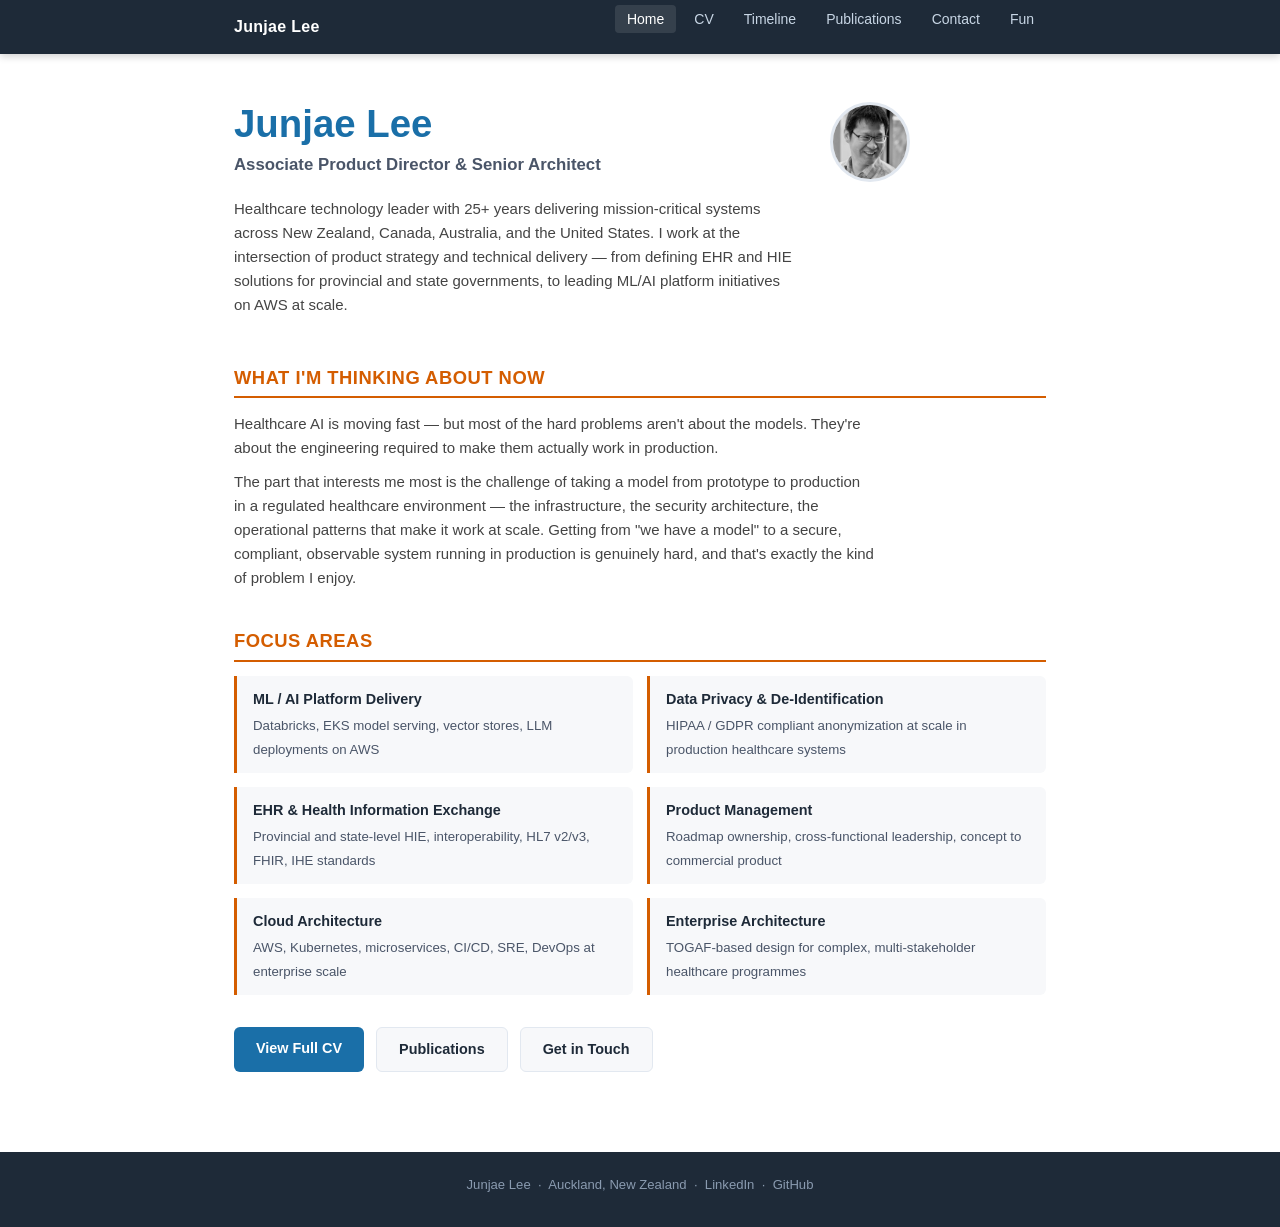
<file: index.html>
<!DOCTYPE html>
<html lang="en">
<head>
  <meta charset="UTF-8">
  <meta name="viewport" content="width=device-width, initial-scale=1.0">
  <title>Junjae Lee</title>
  <link rel="stylesheet" href="style.css">
</head>
<body>

<nav>
  <div class="nav-inner">
    <span class="nav-brand">Junjae Lee</span>
    <ul>
      <li><a href="index.html" class="active">Home</a></li>
      <li><a href="cv.html">CV</a></li>
      <li><a href="timeline.html">Timeline</a></li>
      <li><a href="publications.html">Publications</a></li>
      <li><a href="contact.html">Contact</a></li>
      <li><a href="fun.html">Fun</a></li>
    </ul>
  </div>
</nav>

<div class="page">

<div class="hero">
  <div class="hero-text">
    <h1>Junjae Lee</h1>
    <div class="subtitle">Associate Product Director &amp; Senior Architect</div>
    <p>
      Healthcare technology leader with 25+ years delivering mission-critical systems across
      New Zealand, Canada, Australia, and the United States. I work at the intersection of
      product strategy and technical delivery — from defining EHR and HIE solutions for provincial
      and state governments, to leading ML/AI platform initiatives on AWS at scale.
    </p>
  </div>
  <div class="hero-avatar">
    <img src="myphoto.jpeg" alt="Junjae Lee"
         style="width:100%; height:100%; object-fit:cover; border-radius:50%;">
  </div>
</div>

  <!-- What I'm Thinking About Now -->
  <h2 class="section">What I'm Thinking About Now</h2>
  <div style="max-width:640px;">
    <p style="color:#444;">
      Healthcare AI is moving fast — but most of the hard problems aren't about the models.
      They're about the engineering required to make them actually work in production.
    </p>
    <p style="color:#444; margin-top:10px;">
      The part that interests me most is the challenge of taking a model from prototype to
      production in a regulated healthcare environment — the infrastructure, the security
      architecture, the operational patterns that make it work at scale. Getting from "we
      have a model" to a secure, compliant, observable system running in production is
      genuinely hard, and that's exactly the kind of problem I enjoy.
    </p>
  </div>

  <!-- Focus areas -->
  <h2 class="section">Focus Areas</h2>
  <div class="focus-grid">
    <div class="focus-item">
      <strong>ML / AI Platform Delivery</strong>
      <span>Databricks, EKS model serving, vector stores, LLM deployments on AWS</span>
    </div>
    <div class="focus-item">
      <strong>Data Privacy &amp; De-Identification</strong>
      <span>HIPAA / GDPR compliant anonymization at scale in production healthcare systems</span>
    </div>
    <div class="focus-item">
      <strong>EHR &amp; Health Information Exchange</strong>
      <span>Provincial and state-level HIE, interoperability, HL7 v2/v3, FHIR, IHE standards</span>
    </div>
    <div class="focus-item">
      <strong>Product Management</strong>
      <span>Roadmap ownership, cross-functional leadership, concept to commercial product</span>
    </div>
    <div class="focus-item">
      <strong>Cloud Architecture</strong>
      <span>AWS, Kubernetes, microservices, CI/CD, SRE, DevOps at enterprise scale</span>
    </div>
    <div class="focus-item">
      <strong>Enterprise Architecture</strong>
      <span>TOGAF-based design for complex, multi-stakeholder healthcare programmes</span>
    </div>
  </div>

  <div class="cta-row">
    <a href="cv.html" class="btn btn-primary">View Full CV</a>
    <a href="publications.html" class="btn btn-secondary">Publications</a>
    <a href="contact.html" class="btn btn-secondary">Get in Touch</a>
  </div>

</div>

<footer>
  <p>Junjae Lee &nbsp;·&nbsp; Auckland, New Zealand &nbsp;·&nbsp;
    <a href="https://www.linkedin.com/in/junjae-lee-10532a3">LinkedIn</a> &nbsp;·&nbsp;
    <a href="https://github.com/junjaegithub">GitHub</a>
  </p>
</footer>

<script data-goatcounter="https://junjaelee.goatcounter.com/count"
        async src="//gc.zgo.at/count.js"></script>
</body>
</html>
</file>
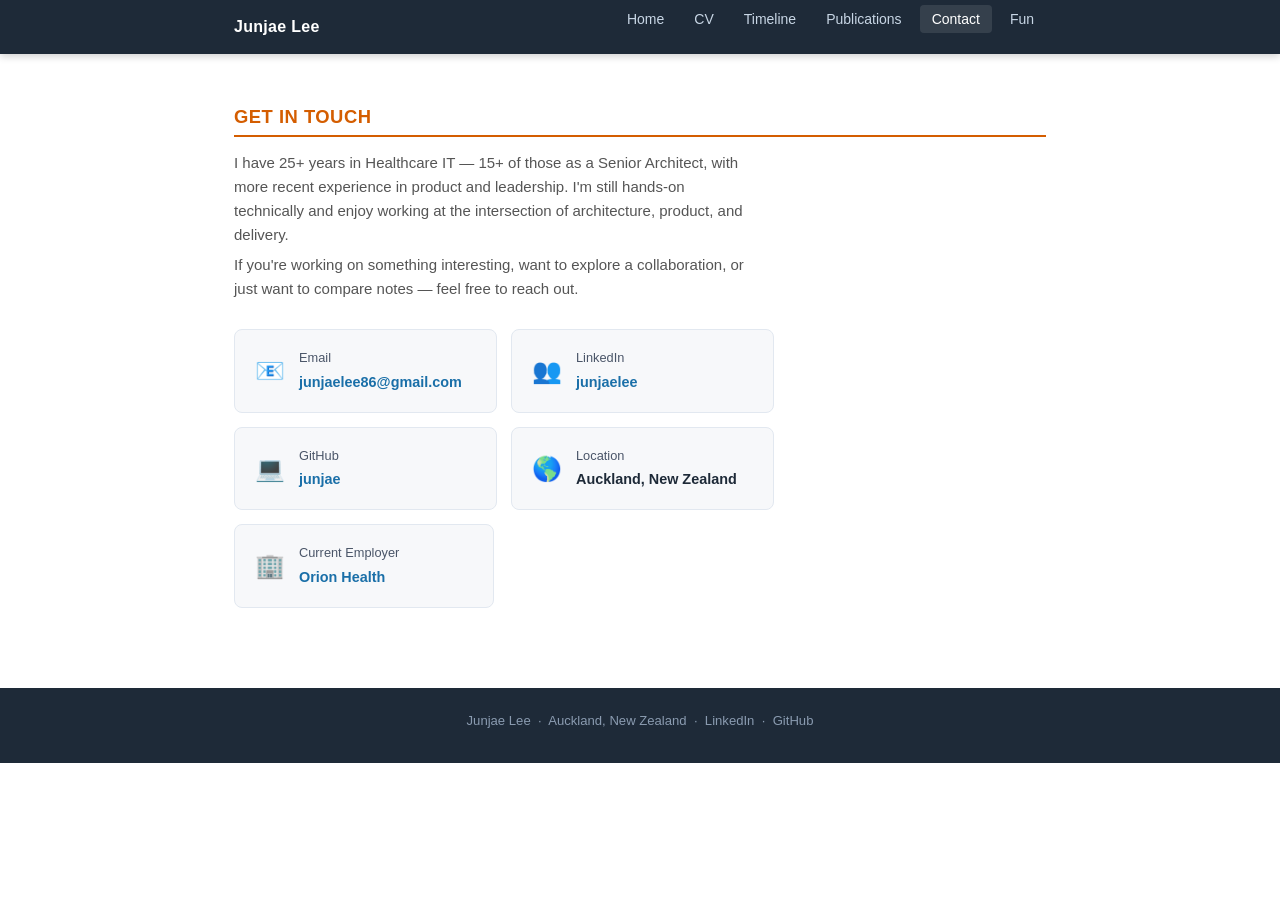
<file: contact.html>
<!DOCTYPE html>
<html lang="en">
<head>
  <meta charset="UTF-8">
  <meta name="viewport" content="width=device-width, initial-scale=1.0">
  <title>Contact – Junjae Lee</title>
  <link rel="stylesheet" href="style.css">
</head>
<body>

<nav>
  <div class="nav-inner">
    <span class="nav-brand">Junjae Lee</span>
    <ul>
      <li><a href="index.html">Home</a></li>
      <li><a href="cv.html">CV</a></li>
      <li><a href="timeline.html">Timeline</a></li>
      <li><a href="publications.html">Publications</a></li>
      <li><a href="contact.html" class="active">Contact</a></li>
      <li><a href="fun.html">Fun</a></li>
    </ul>
  </div>
</nav>

<div class="page">

  <h2 class="section" style="margin-top:0;">Get in Touch</h2>
  <p style="color:#555; max-width:520px; margin-bottom:6px;">
  I have 25+ years in Healthcare IT — 15+ of those as a Senior Architect, with more
  recent experience in product and leadership. I'm still hands-on technically and enjoy
  working at the intersection of architecture, product, and delivery.
</p>
<p style="color:#555; max-width:520px; margin-bottom:28px;">
  If you're working on something interesting, want to explore a collaboration, or just
  want to compare notes — feel free to reach out.
</p>
  <div class="contact-grid">

    <div class="contact-card">
      <div class="contact-icon">&#128231;</div>
      <div>
        <div class="contact-label">Email</div>
        <div class="contact-value">
          <a href="mailto:your@email.com">junjaelee86@gmail.com</a>
        </div>
      </div>
    </div>

    <div class="contact-card">
      <div class="contact-icon">&#128101;</div>
      <div>
        <div class="contact-label">LinkedIn</div>
        <div class="contact-value">
          <a href="https://www.linkedin.com/in/junjae-lee-10532a3" target="_blank">junjaelee</a>
        </div>
      </div>
    </div>

    <div class="contact-card">
      <div class="contact-icon">&#128187;</div>
      <div>
        <div class="contact-label">GitHub</div>
        <div class="contact-value">
          <a href="https://github.com/junjaegithub" target="_blank">junjae</a>
        </div>
      </div>
    </div>

    <div class="contact-card">
      <div class="contact-icon">&#127758;</div>
      <div>
        <div class="contact-label">Location</div>
        <div class="contact-value">Auckland, New Zealand</div>
      </div>
    </div>

    <div class="contact-card">
      <div class="contact-icon">&#127970;</div>
      <div>
        <div class="contact-label">Current Employer</div>
        <div class="contact-value">
          <a href="https://www.orionhealth.com" target="_blank">Orion Health</a>
        </div>
      </div>
    </div>

  </div>

</div>

<footer>
  <p>Junjae Lee &nbsp;·&nbsp; Auckland, New Zealand &nbsp;·&nbsp;
    <a href="https://www.linkedin.com/in/junjae-lee-10532a3">LinkedIn</a> &nbsp;·&nbsp;
    <a href="https://github.com/junjaegithub">GitHub</a>
  </p>
</footer>

<script data-goatcounter="https://junjaelee.goatcounter.com/count"
        async src="//gc.zgo.at/count.js"></script>
</body>
</html>
</file>
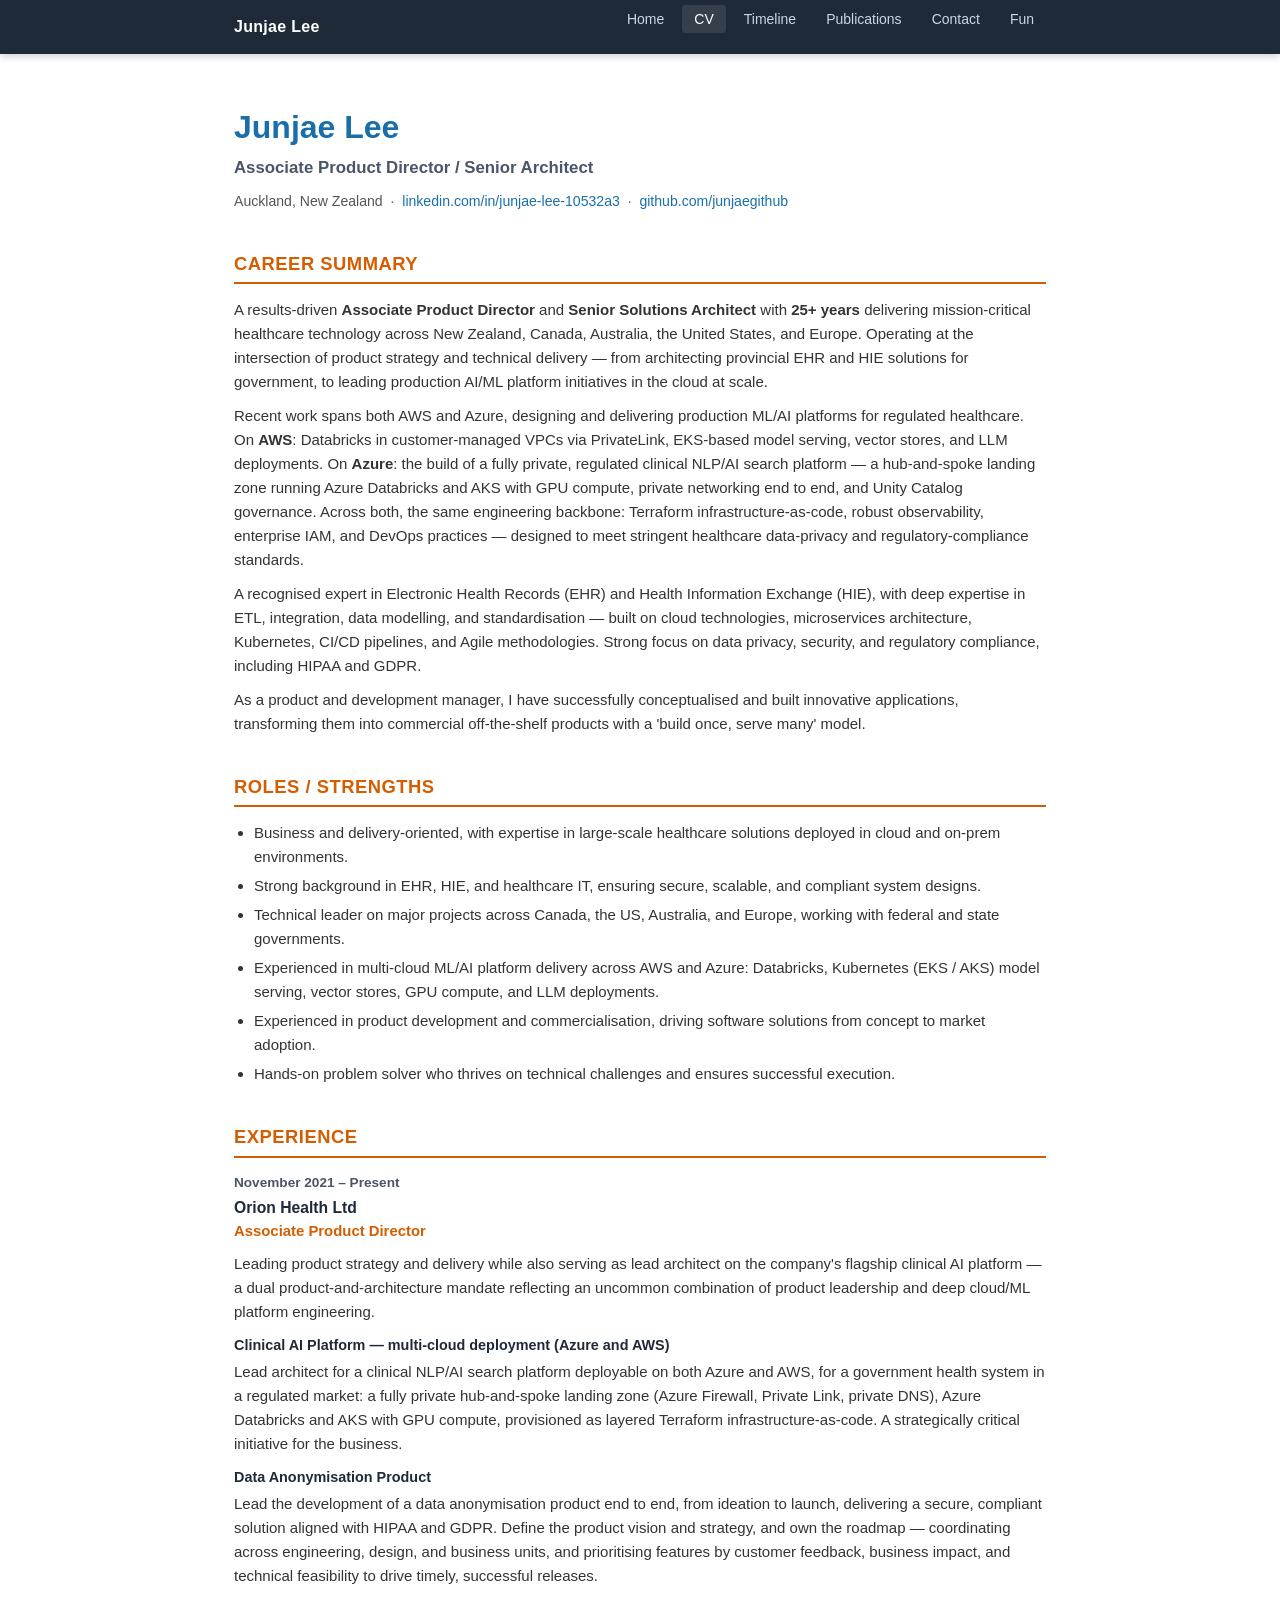
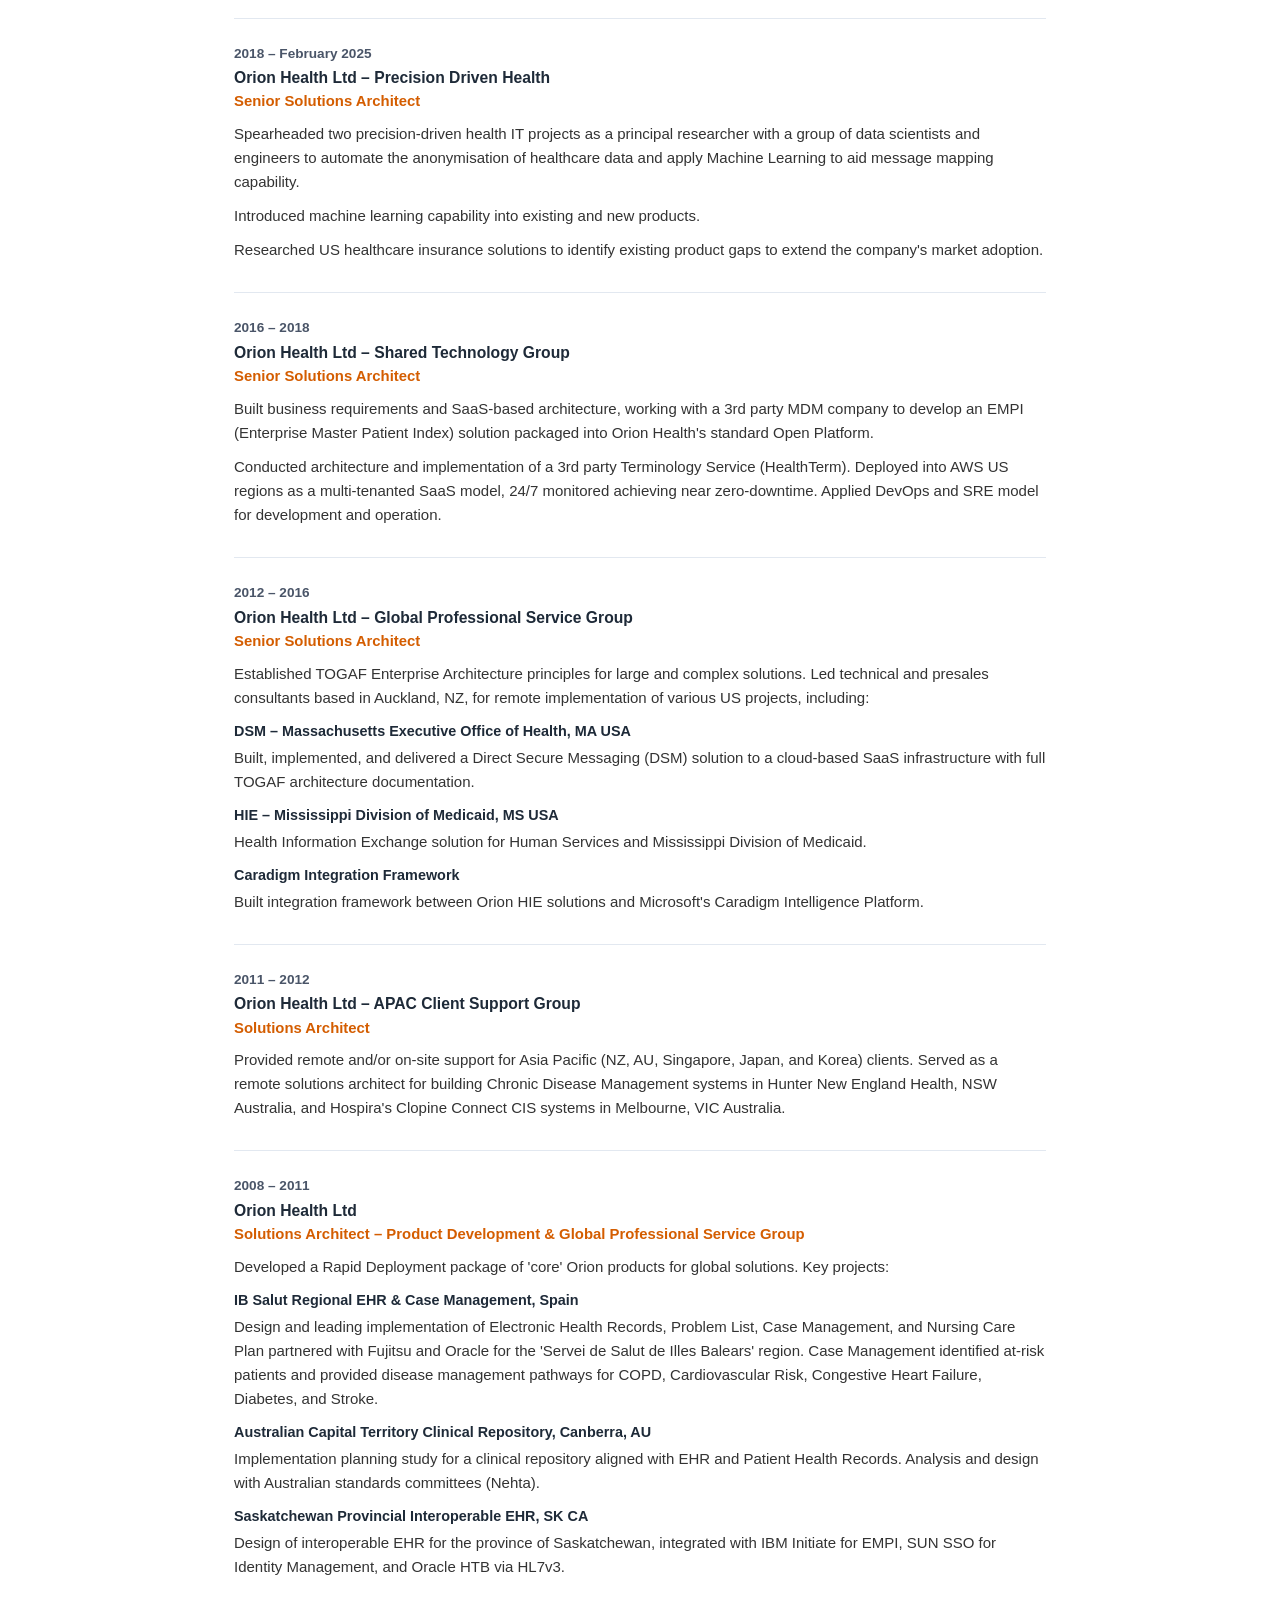
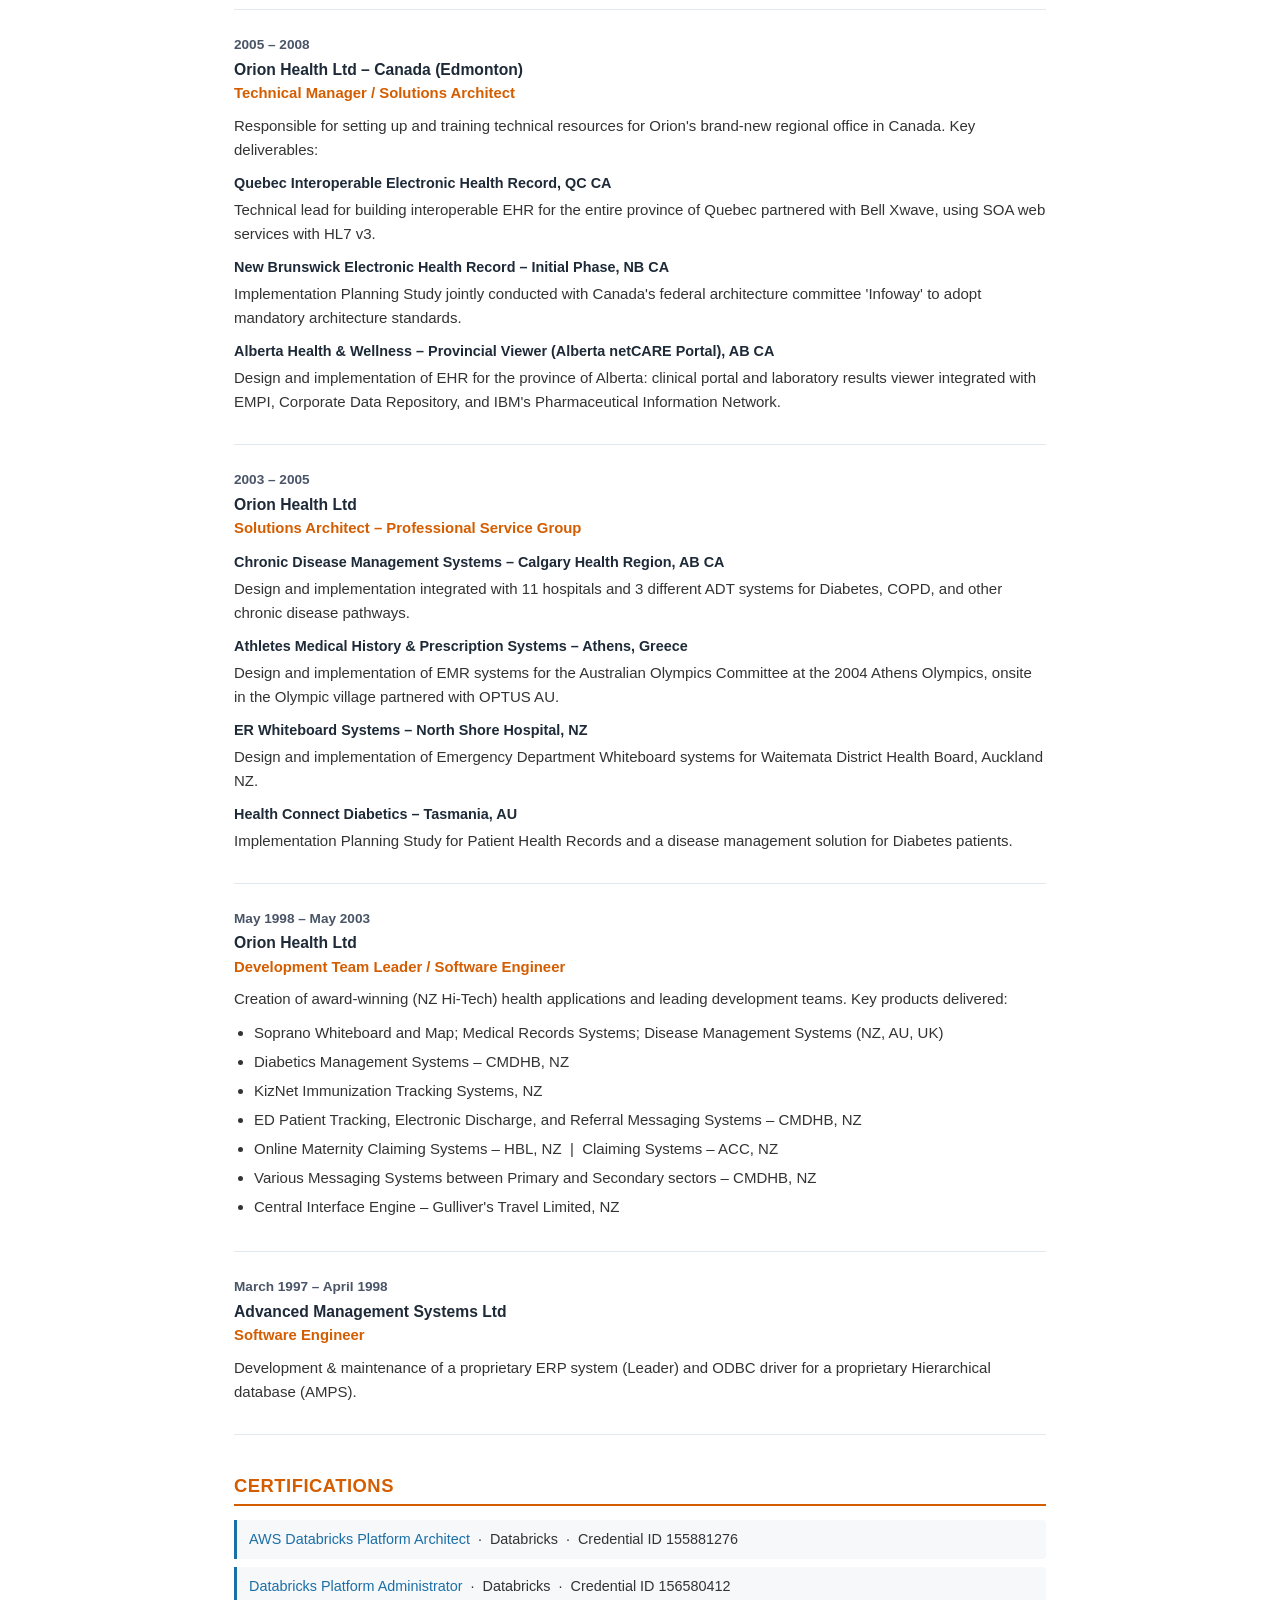
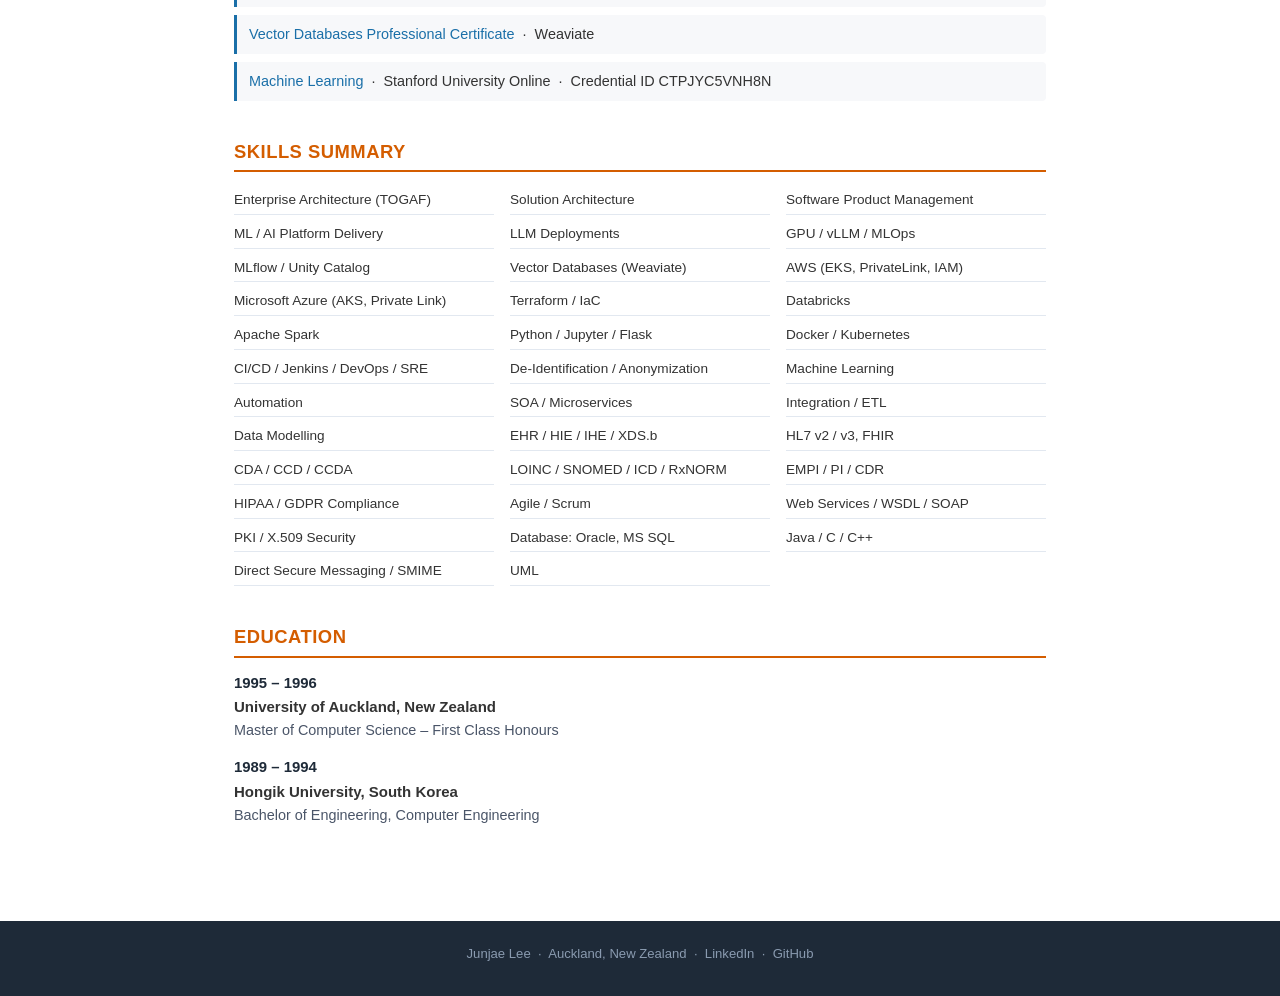
<file: cv.html>
<!DOCTYPE html>
<html lang="en">
<head>
  <meta charset="UTF-8">
  <meta name="viewport" content="width=device-width, initial-scale=1.0">
  <title>CV – Junjae Lee</title>
  <link rel="stylesheet" href="style.css">
</head>
<body>

<nav>
  <div class="nav-inner">
    <span class="nav-brand">Junjae Lee</span>
    <ul>
      <li><a href="index.html">Home</a></li>
      <li><a href="cv.html" class="active">CV</a></li>
      <li><a href="timeline.html">Timeline</a></li>
      <li><a href="publications.html">Publications</a></li>
      <li><a href="contact.html">Contact</a></li>
      <li><a href="fun.html">Fun</a></li>
    </ul>
  </div>
</nav>

<div class="page">

  <!-- Header -->
  <div class="cv-header">
    <h1>Junjae Lee</h1>
    <div class="cv-title">Associate Product Director / Senior Architect</div>
    <div class="cv-contact">
      Auckland, New Zealand &nbsp;·&nbsp;
      <a href="https://www.linkedin.com/in/junjae-lee-10532a3">linkedin.com/in/junjae-lee-10532a3</a> &nbsp;·&nbsp;
      <a href="https://github.com/junjaegithub">github.com/junjaegithub</a>
    </div>
  </div>

  <!-- Career Summary -->
  <h2 class="section">Career Summary</h2>
  <p>
    A results-driven <strong>Associate Product Director</strong> and <strong>Senior Solutions Architect</strong>
    with <strong>25+ years</strong> delivering mission-critical healthcare technology across New Zealand, Canada,
    Australia, the United States, and Europe. Operating at the intersection of product strategy and technical
    delivery — from architecting provincial EHR and HIE solutions for government, to leading production AI/ML
    platform initiatives in the cloud at scale.
  </p>
  <p>
    Recent work spans both AWS and Azure, designing and delivering production ML/AI platforms for regulated
    healthcare. On <strong>AWS</strong>: Databricks in customer-managed VPCs via PrivateLink, EKS-based model
    serving, vector stores, and LLM deployments. On <strong>Azure</strong>: the build of a fully private,
    regulated clinical NLP/AI search platform — a hub-and-spoke landing zone running Azure Databricks and AKS
    with GPU compute, private networking end to end, and Unity Catalog governance. Across both, the same
    engineering backbone: Terraform infrastructure-as-code, robust observability, enterprise IAM, and DevOps
    practices — designed to meet stringent healthcare data-privacy and regulatory-compliance standards.
  </p>
  <p>
    A recognised expert in Electronic Health Records (EHR) and Health Information Exchange (HIE), with deep
    expertise in ETL, integration, data modelling, and standardisation — built on cloud technologies,
    microservices architecture, Kubernetes, CI/CD pipelines, and Agile methodologies. Strong focus on data
    privacy, security, and regulatory compliance, including HIPAA and GDPR.
  </p>
  <p>
    As a product and development manager, I have successfully conceptualised and built innovative applications,
    transforming them into commercial off-the-shelf products with a 'build once, serve many' model.
  </p>

  <!-- Roles / Strengths -->
  <h2 class="section">Roles / Strengths</h2>
  <ul>
    <li>Business and delivery-oriented, with expertise in large-scale healthcare solutions deployed in cloud and on-prem environments.</li>
    <li>Strong background in EHR, HIE, and healthcare IT, ensuring secure, scalable, and compliant system designs.</li>
    <li>Technical leader on major projects across Canada, the US, Australia, and Europe, working with federal and state governments.</li>
    <li>Experienced in multi-cloud ML/AI platform delivery across AWS and Azure: Databricks, Kubernetes (EKS / AKS) model serving, vector stores, GPU compute, and LLM deployments.</li>
    <li>Experienced in product development and commercialisation, driving software solutions from concept to market adoption.</li>
    <li>Hands-on problem solver who thrives on technical challenges and ensures successful execution.</li>
  </ul>

  <!-- Experience -->
  <h2 class="section">Experience</h2>

  <div class="job">
    <div class="job-dates">November 2021 – Present</div>
    <div class="job-company">Orion Health Ltd</div>
    <div class="job-role">Associate Product Director</div>
    <p>
      Leading product strategy and delivery while also serving as lead architect on the company's flagship
      clinical AI platform — a dual product-and-architecture mandate reflecting an uncommon combination of product
      leadership and deep cloud/ML platform engineering.
    </p>
    <div class="project-title">Clinical AI Platform — multi-cloud deployment (Azure and AWS)</div>
    <p>
      Lead architect for a clinical NLP/AI search platform deployable on both Azure and AWS, for a government
      health system in a regulated market: a fully private hub-and-spoke landing zone (Azure Firewall, Private
      Link, private DNS), Azure Databricks and AKS with GPU compute, provisioned as layered Terraform
      infrastructure-as-code. A strategically critical initiative for the business.
    </p>
    <div class="project-title">Data Anonymisation Product</div>
    <p>
      Lead the development of a data anonymisation product end to end, from ideation to launch, delivering a
      secure, compliant solution aligned with HIPAA and GDPR. Define the product vision and strategy, and own the
      roadmap — coordinating across engineering, design, and business units, and prioritising features by customer
      feedback, business impact, and technical feasibility to drive timely, successful releases.
    </p>
  </div>

  <div class="job">
    <div class="job-dates">2018 – February 2025</div>
    <div class="job-company">Orion Health Ltd – Precision Driven Health</div>
    <div class="job-role">Senior Solutions Architect</div>
    <p>
      Spearheaded two precision-driven health IT projects as a principal researcher with a group of data scientists
      and engineers to automate the anonymisation of healthcare data and apply Machine Learning to aid message
      mapping capability.
    </p>
    <p>Introduced machine learning capability into existing and new products.</p>
    <p>Researched US healthcare insurance solutions to identify existing product gaps to extend the company's market adoption.</p>
  </div>

  <div class="job">
    <div class="job-dates">2016 – 2018</div>
    <div class="job-company">Orion Health Ltd – Shared Technology Group</div>
    <div class="job-role">Senior Solutions Architect</div>
    <p>
      Built business requirements and SaaS-based architecture, working with a 3rd party MDM company to develop an
      EMPI (Enterprise Master Patient Index) solution packaged into Orion Health's standard Open Platform.
    </p>
    <p>
      Conducted architecture and implementation of a 3rd party Terminology Service (HealthTerm). Deployed into AWS
      US regions as a multi-tenanted SaaS model, 24/7 monitored achieving near zero-downtime. Applied DevOps and
      SRE model for development and operation.
    </p>
  </div>

  <div class="job">
    <div class="job-dates">2012 – 2016</div>
    <div class="job-company">Orion Health Ltd – Global Professional Service Group</div>
    <div class="job-role">Senior Solutions Architect</div>
    <p>
      Established TOGAF Enterprise Architecture principles for large and complex solutions. Led technical and
      presales consultants based in Auckland, NZ, for remote implementation of various US projects, including:
    </p>
    <div class="project-title">DSM – Massachusetts Executive Office of Health, MA USA</div>
    <p>
      Built, implemented, and delivered a Direct Secure Messaging (DSM) solution to a cloud-based SaaS
      infrastructure with full TOGAF architecture documentation.
    </p>
    <div class="project-title">HIE – Mississippi Division of Medicaid, MS USA</div>
    <p>Health Information Exchange solution for Human Services and Mississippi Division of Medicaid.</p>
    <div class="project-title">Caradigm Integration Framework</div>
    <p>Built integration framework between Orion HIE solutions and Microsoft's Caradigm Intelligence Platform.</p>
  </div>

  <div class="job">
    <div class="job-dates">2011 – 2012</div>
    <div class="job-company">Orion Health Ltd – APAC Client Support Group</div>
    <div class="job-role">Solutions Architect</div>
    <p>
      Provided remote and/or on-site support for Asia Pacific (NZ, AU, Singapore, Japan, and Korea) clients.
      Served as a remote solutions architect for building Chronic Disease Management systems in Hunter New England
      Health, NSW Australia, and Hospira's Clopine Connect CIS systems in Melbourne, VIC Australia.
    </p>
  </div>

  <div class="job">
    <div class="job-dates">2008 – 2011</div>
    <div class="job-company">Orion Health Ltd</div>
    <div class="job-role">Solutions Architect – Product Development &amp; Global Professional Service Group</div>
    <p>Developed a Rapid Deployment package of 'core' Orion products for global solutions. Key projects:</p>
    <div class="project-title">IB Salut Regional EHR &amp; Case Management, Spain</div>
    <p>
      Design and leading implementation of Electronic Health Records, Problem List, Case Management, and Nursing
      Care Plan partnered with Fujitsu and Oracle for the 'Servei de Salut de Illes Balears' region. Case Management
      identified at-risk patients and provided disease management pathways for COPD, Cardiovascular Risk, Congestive
      Heart Failure, Diabetes, and Stroke.
    </p>
    <div class="project-title">Australian Capital Territory Clinical Repository, Canberra, AU</div>
    <p>Implementation planning study for a clinical repository aligned with EHR and Patient Health Records. Analysis and design with Australian standards committees (Nehta).</p>
    <div class="project-title">Saskatchewan Provincial Interoperable EHR, SK CA</div>
    <p>Design of interoperable EHR for the province of Saskatchewan, integrated with IBM Initiate for EMPI, SUN SSO for Identity Management, and Oracle HTB via HL7v3.</p>
  </div>

  <div class="job">
    <div class="job-dates">2005 – 2008</div>
    <div class="job-company">Orion Health Ltd – Canada (Edmonton)</div>
    <div class="job-role">Technical Manager / Solutions Architect</div>
    <p>Responsible for setting up and training technical resources for Orion's brand-new regional office in Canada. Key deliverables:</p>
    <div class="project-title">Quebec Interoperable Electronic Health Record, QC CA</div>
    <p>Technical lead for building interoperable EHR for the entire province of Quebec partnered with Bell Xwave, using SOA web services with HL7 v3.</p>
    <div class="project-title">New Brunswick Electronic Health Record – Initial Phase, NB CA</div>
    <p>Implementation Planning Study jointly conducted with Canada's federal architecture committee 'Infoway' to adopt mandatory architecture standards.</p>
    <div class="project-title">Alberta Health &amp; Wellness – Provincial Viewer (Alberta netCARE Portal), AB CA</div>
    <p>Design and implementation of EHR for the province of Alberta: clinical portal and laboratory results viewer integrated with EMPI, Corporate Data Repository, and IBM's Pharmaceutical Information Network.</p>
  </div>

  <div class="job">
    <div class="job-dates">2003 – 2005</div>
    <div class="job-company">Orion Health Ltd</div>
    <div class="job-role">Solutions Architect – Professional Service Group</div>
    <div class="project-title">Chronic Disease Management Systems – Calgary Health Region, AB CA</div>
    <p>Design and implementation integrated with 11 hospitals and 3 different ADT systems for Diabetes, COPD, and other chronic disease pathways.</p>
    <div class="project-title">Athletes Medical History &amp; Prescription Systems – Athens, Greece</div>
    <p>Design and implementation of EMR systems for the Australian Olympics Committee at the 2004 Athens Olympics, onsite in the Olympic village partnered with OPTUS AU.</p>
    <div class="project-title">ER Whiteboard Systems – North Shore Hospital, NZ</div>
    <p>Design and implementation of Emergency Department Whiteboard systems for Waitemata District Health Board, Auckland NZ.</p>
    <div class="project-title">Health Connect Diabetics – Tasmania, AU</div>
    <p>Implementation Planning Study for Patient Health Records and a disease management solution for Diabetes patients.</p>
  </div>

  <div class="job">
    <div class="job-dates">May 1998 – May 2003</div>
    <div class="job-company">Orion Health Ltd</div>
    <div class="job-role">Development Team Leader / Software Engineer</div>
    <p>Creation of award-winning (NZ Hi-Tech) health applications and leading development teams. Key products delivered:</p>
    <ul>
      <li>Soprano Whiteboard and Map; Medical Records Systems; Disease Management Systems (NZ, AU, UK)</li>
      <li>Diabetics Management Systems – CMDHB, NZ</li>
      <li>KizNet Immunization Tracking Systems, NZ</li>
      <li>ED Patient Tracking, Electronic Discharge, and Referral Messaging Systems – CMDHB, NZ</li>
      <li>Online Maternity Claiming Systems – HBL, NZ &nbsp;|&nbsp; Claiming Systems – ACC, NZ</li>
      <li>Various Messaging Systems between Primary and Secondary sectors – CMDHB, NZ</li>
      <li>Central Interface Engine – Gulliver's Travel Limited, NZ</li>
    </ul>
  </div>

  <div class="job">
    <div class="job-dates">March 1997 – April 1998</div>
    <div class="job-company">Advanced Management Systems Ltd</div>
    <div class="job-role">Software Engineer</div>
    <p>Development &amp; maintenance of a proprietary ERP system (Leader) and ODBC driver for a proprietary Hierarchical database (AMPS).</p>
  </div>

  <!-- Certifications -->
  <h2 class="section">Certifications</h2>
  <ul class="cert-list">
    <li><a href="https://credentials.databricks.com/1b8525da-337c-4b95-9770-095b841dda9f" target="_blank">AWS Databricks Platform Architect</a> &nbsp;·&nbsp; Databricks &nbsp;·&nbsp; Credential ID 155881276</li>
    <li><a href="https://credentials.databricks.com/e35b9868-ef51-4aab-85e2-cadd13f3fbfb" target="_blank">Databricks Platform Administrator</a> &nbsp;·&nbsp; Databricks &nbsp;·&nbsp; Credential ID 156580412</li>
    <li><a href="https://www.linkedin.com/learning/certificates/f4b200717fe7ec49c4d9d824923a8dd8eb25d1f759b711d0868b850beea66937?u=97186402" target="_blank">Vector Databases Professional Certificate</a> &nbsp;·&nbsp; Weaviate</li>
    <li><a href="https://www.coursera.org/account/accomplishments/verify/CTPJYC5VNH8N" target="_blank">Machine Learning</a> &nbsp;·&nbsp; Stanford University Online &nbsp;·&nbsp; Credential ID CTPJYC5VNH8N</li>
  </ul>

  <!-- Skills -->
  <h2 class="section">Skills Summary</h2>
  <div class="skills-grid">
    <span>Enterprise Architecture (TOGAF)</span>
    <span>Solution Architecture</span>
    <span>Software Product Management</span>
    <span>ML / AI Platform Delivery</span>
    <span>LLM Deployments</span>
    <span>GPU / vLLM / MLOps</span>
    <span>MLflow / Unity Catalog</span>
    <span>Vector Databases (Weaviate)</span>
    <span>AWS (EKS, PrivateLink, IAM)</span>
    <span>Microsoft Azure (AKS, Private Link)</span>
    <span>Terraform / IaC</span>
    <span>Databricks</span>
    <span>Apache Spark</span>
    <span>Python / Jupyter / Flask</span>
    <span>Docker / Kubernetes</span>
    <span>CI/CD / Jenkins / DevOps / SRE</span>
    <span>De-Identification / Anonymization</span>
    <span>Machine Learning</span>
    <span>Automation</span>
    <span>SOA / Microservices</span>
    <span>Integration / ETL</span>
    <span>Data Modelling</span>
    <span>EHR / HIE / IHE / XDS.b</span>
    <span>HL7 v2 / v3, FHIR</span>
    <span>CDA / CCD / CCDA</span>
    <span>LOINC / SNOMED / ICD / RxNORM</span>
    <span>EMPI / PI / CDR</span>
    <span>HIPAA / GDPR Compliance</span>
    <span>Agile / Scrum</span>
    <span>Web Services / WSDL / SOAP</span>
    <span>PKI / X.509 Security</span>
    <span>Database: Oracle, MS SQL</span>
    <span>Java / C / C++</span>
    <span>Direct Secure Messaging / SMIME</span>
    <span>UML</span>
  </div>

  <!-- Education -->
  <h2 class="section">Education</h2>
  <div class="edu-entry">
    <div class="edu-dates">1995 – 1996</div>
    <div class="edu-school">University of Auckland, New Zealand</div>
    <div class="edu-degree">Master of Computer Science – First Class Honours</div>
  </div>
  <div class="edu-entry">
    <div class="edu-dates">1989 – 1994</div>
    <div class="edu-school">Hongik University, South Korea</div>
    <div class="edu-degree">Bachelor of Engineering, Computer Engineering</div>
  </div>

</div>

<footer>
  <p>Junjae Lee &nbsp;·&nbsp; Auckland, New Zealand &nbsp;·&nbsp;
    <a href="https://www.linkedin.com/in/junjae-lee-10532a3">LinkedIn</a> &nbsp;·&nbsp;
    <a href="https://github.com/junjaegithub">GitHub</a>
  </p>
</footer>

<script data-goatcounter="https://junjaelee.goatcounter.com/count"
        async src="//gc.zgo.at/count.js"></script>
</body>
</html>
</file>
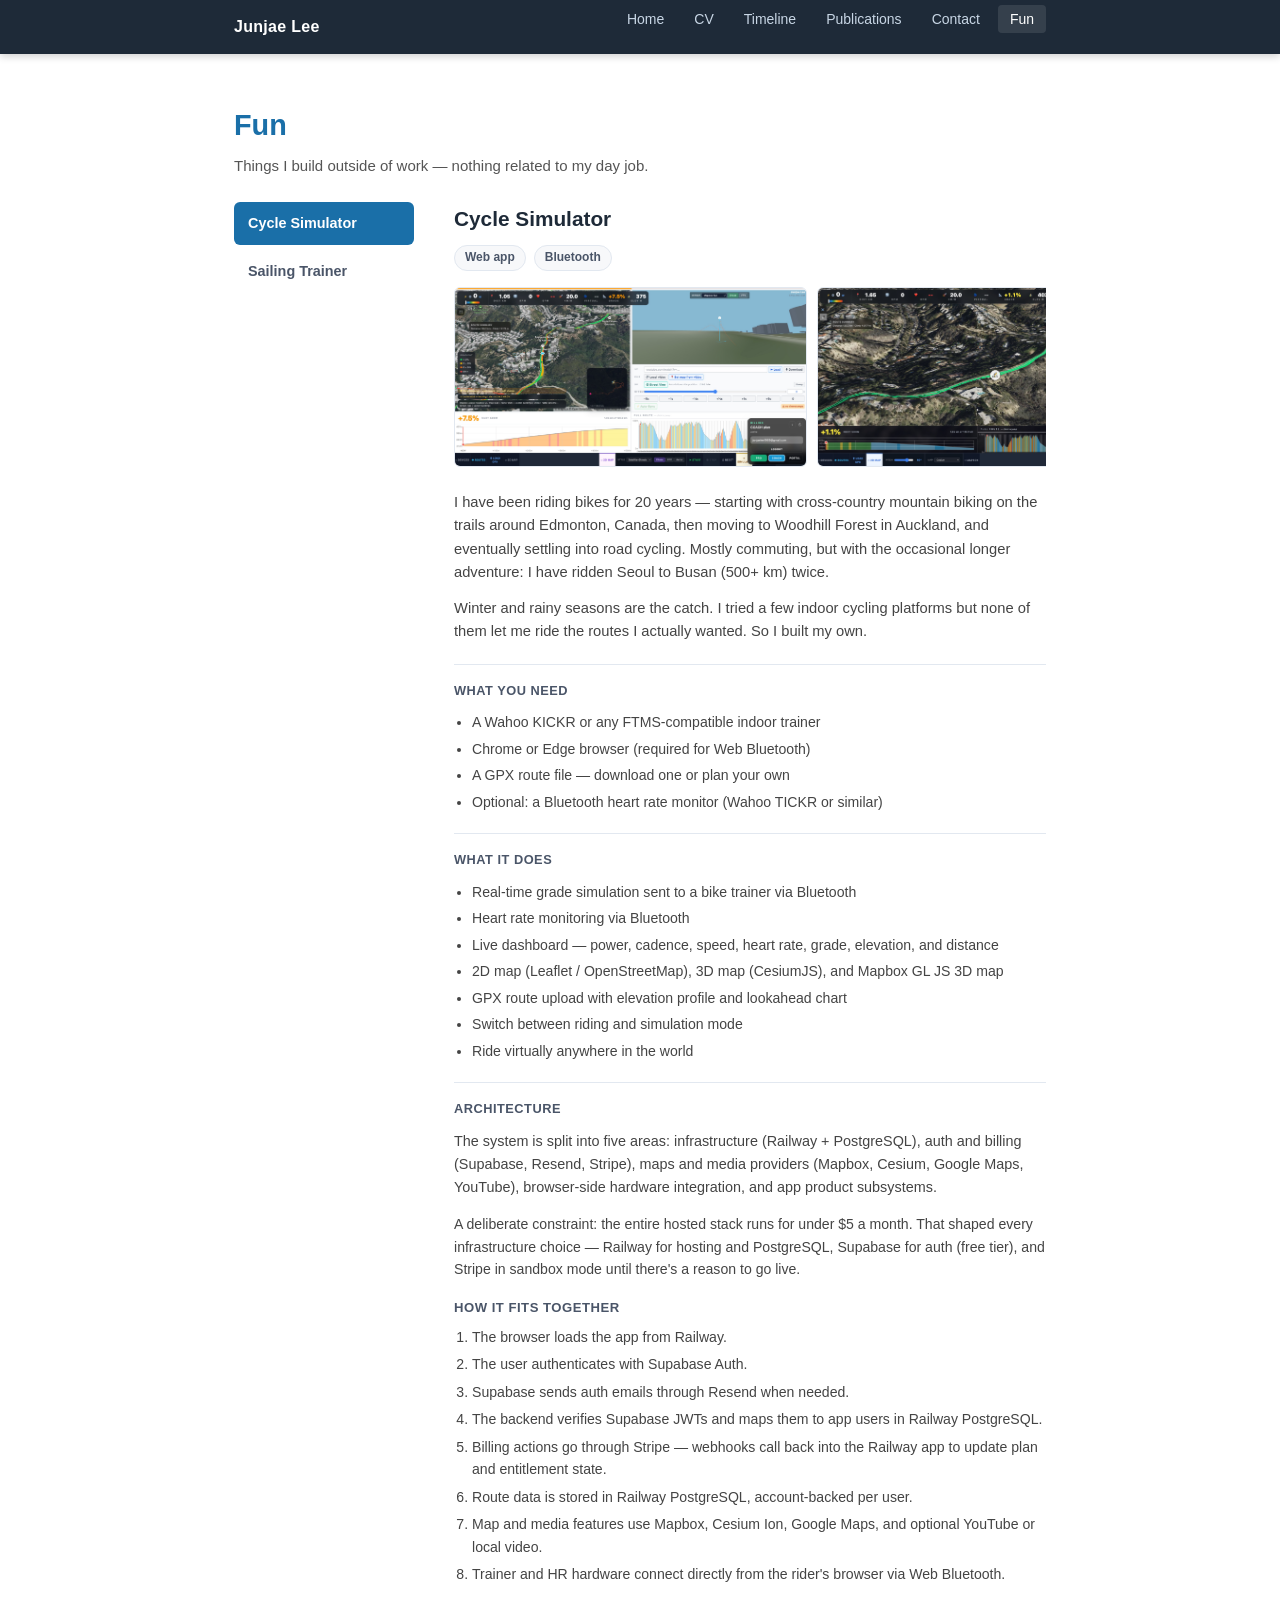
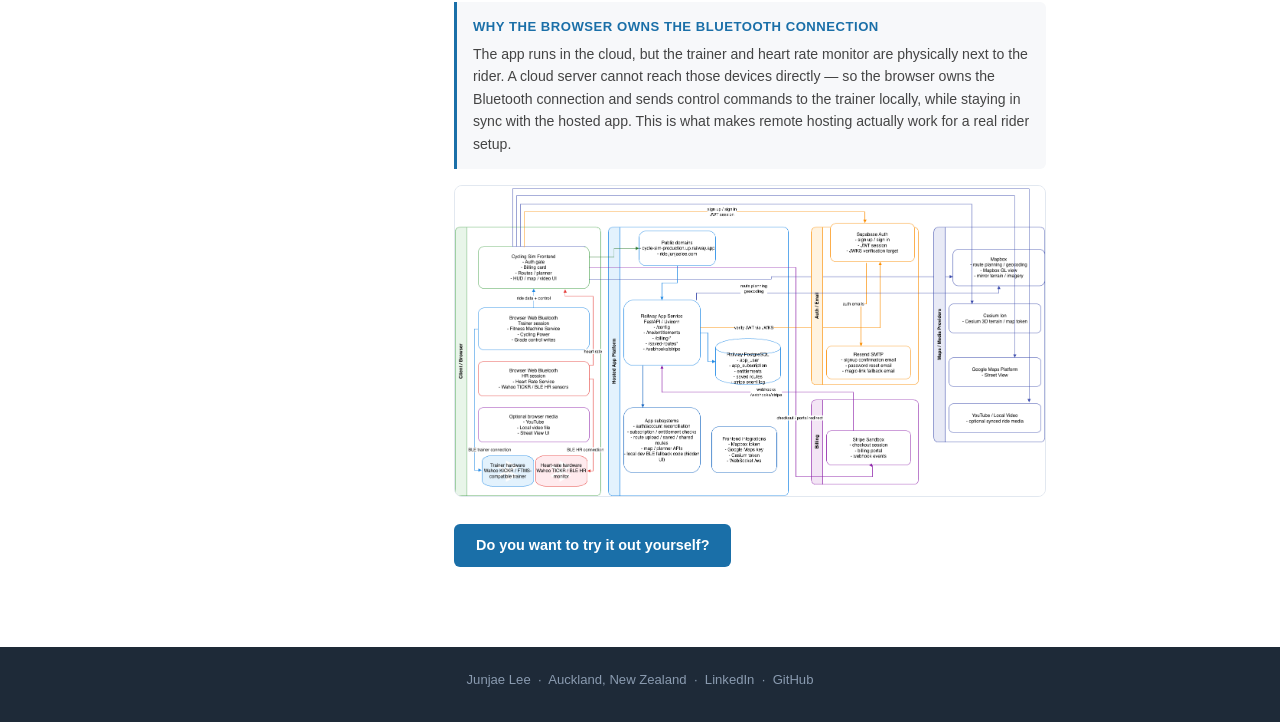
<file: fun.html>
<!DOCTYPE html>
<html lang="en">
<head>
  <meta charset="UTF-8">
  <meta name="viewport" content="width=device-width, initial-scale=1.0">
  <title>Fun – Junjae Lee</title>
  <link rel="stylesheet" href="style.css">
  <style>
    .fun-layout {
      display: flex;
      gap: 40px;
      align-items: flex-start;
      margin-top: 24px;
    }

    .fun-sidebar {
      flex-shrink: 0;
      width: 180px;
    }

    .fun-sidebar ul {
      list-style: none;
      padding: 0;
      margin: 0;
    }

    .fun-sidebar ul li a {
      display: block;
      padding: 10px 14px;
      font-size: 0.9rem;
      font-weight: 600;
      color: var(--mid);
      text-decoration: none;
      border-radius: 6px;
      transition: background 0.15s, color 0.15s;
    }

    .fun-sidebar ul li a:hover {
      background: var(--light);
      color: var(--dark);
    }

    .fun-sidebar ul li a.active {
      background: var(--blue);
      color: #fff;
    }

    .fun-panels {
      flex: 1;
      min-width: 0;
    }

    .fun-panel { display: none; }
    .fun-panel.active { display: block; }

    .fun-panel h2 {
      font-size: 1.3rem;
      font-weight: 700;
      color: var(--dark);
      margin-bottom: 10px;
    }

    .fun-panel .fun-tags {
      display: flex;
      gap: 8px;
      flex-wrap: wrap;
      margin-bottom: 16px;
    }

    .fun-panel p {
      color: #444;
      font-size: 0.92rem;
      margin-bottom: 12px;
    }

    .fun-panel .fun-actions {
      margin-top: 20px;
      display: flex;
      gap: 12px;
      flex-wrap: wrap;
      align-items: center;
    }

    .fun-panel .fun-features {
      margin: 20px 0;
      border-top: 1px solid var(--border);
      padding-top: 16px;
    }

    .fun-panel .fun-features h3 {
      font-size: 0.8rem;
      font-weight: 700;
      text-transform: uppercase;
      letter-spacing: 0.5px;
      color: var(--mid);
      margin-bottom: 10px;
    }

    .fun-panel .fun-features ul {
      padding-left: 18px;
      margin: 0;
    }

    .fun-panel .fun-features ul li {
      font-size: 0.88rem;
      color: #444;
      margin-bottom: 4px;
    }

    .fun-screenshots {
      display: flex;
      gap: 10px;
      overflow-x: auto;
      margin-bottom: 20px;
      padding-bottom: 4px;
    }

    .fun-screenshots img {
      height: 180px;
      width: auto;
      flex-shrink: 0;
      border-radius: 6px;
      border: 1px solid var(--border);
      cursor: pointer;
    }

    .fun-qr {
      display: flex;
      align-items: center;
      gap: 16px;
      flex-wrap: wrap;
      margin-top: 4px;
    }

    .fun-qr img {
      width: 100px;
      height: 100px;
      border: 1px solid var(--border);
      border-radius: 6px;
    }

    .fun-qr p {
      font-size: 0.85rem;
      color: var(--mid);
      margin: 0;
    }

    @media (max-width: 620px) {
      .fun-layout { flex-direction: column; gap: 24px; }
      .fun-sidebar { width: 100%; }
      .fun-sidebar ul li a { padding: 8px 14px; }
    }
  </style>
</head>
<body>

<nav>
  <div class="nav-inner">
    <span class="nav-brand">Junjae Lee</span>
    <ul>
      <li><a href="index.html">Home</a></li>
      <li><a href="cv.html">CV</a></li>
      <li><a href="timeline.html">Timeline</a></li>
      <li><a href="publications.html">Publications</a></li>
      <li><a href="contact.html">Contact</a></li>
      <li><a href="fun.html" class="active">Fun</a></li>
    </ul>
  </div>
</nav>

<div class="page">

  <h1 style="font-size:1.8rem; font-weight:700; color:var(--blue); margin-bottom:6px;">Fun</h1>
  <p style="color:#555; margin-bottom:0;">Things I build outside of work — nothing related to my day job.</p>

  <div class="fun-layout">

    <!-- Sidebar -->
    <div class="fun-sidebar">
      <ul>
        <li><a href="#" class="active" data-panel="cycle-sim">Cycle Simulator</a></li>
        <li><a href="#" data-panel="sailing-trainer">Sailing Trainer</a></li>
      </ul>
    </div>

    <!-- Panels -->
    <div class="fun-panels">

      <!-- Cycle Simulator -->
      <div class="fun-panel active" id="cycle-sim">
        <h2>Cycle Simulator</h2>
        <div class="fun-tags">
          <span class="fun-tag">Web app</span>
          <span class="fun-tag">Bluetooth</span>
        </div>

        <!-- Screenshots -->
        <div class="fun-screenshots">
          <img src="photos/Cycling_Sim1.jpg" alt="Cycle Simulator screenshot 1">
          <img src="photos/Cycling_Sim2.jpg" alt="Cycle Simulator screenshot 2">
          <img src="photos/Cycling_Sim3.jpg" alt="Cycle Simulator screenshot 3">
          <img src="photos/Cycling_Sim4.jpg" alt="Cycle Simulator screenshot 4">
        </div>

        <!-- Background -->
        <p>
          I have been riding bikes for 20 years — starting with cross-country mountain biking
          on the trails around Edmonton, Canada, then moving to Woodhill Forest in Auckland,
          and eventually settling into road cycling. Mostly commuting, but with the occasional
          longer adventure: I have ridden Seoul to Busan (500+ km) twice.
        </p>
        <p>
          Winter and rainy seasons are the catch. I tried a few indoor cycling platforms but
          none of them let me ride the routes I actually wanted. So I built my own.
        </p>

        <!-- What you need -->
        <div class="fun-features">
          <h3>What you need</h3>
          <ul>
            <li>A Wahoo KICKR or any FTMS-compatible indoor trainer</li>
            <li>Chrome or Edge browser (required for Web Bluetooth)</li>
            <li>A GPX route file — download one or plan your own</li>
            <li>Optional: a Bluetooth heart rate monitor (Wahoo TICKR or similar)</li>
          </ul>
        </div>

        <!-- Features -->
        <div class="fun-features">
          <h3>What it does</h3>
          <ul>
            <li>Real-time grade simulation sent to a bike trainer via Bluetooth</li>
            <li>Heart rate monitoring via Bluetooth</li>
            <li>Live dashboard — power, cadence, speed, heart rate, grade, elevation, and distance</li>
            <li>2D map (Leaflet / OpenStreetMap), 3D map (CesiumJS), and Mapbox GL JS 3D map</li>
            <li>GPX route upload with elevation profile and lookahead chart</li>
            <li>Switch between riding and simulation mode</li>
            <li>Ride virtually anywhere in the world</li>
          </ul>
        </div>

        <!-- Architecture -->
        <div class="fun-features">
          <h3>Architecture</h3>
          <p style="color:#444; font-size:0.9rem; margin:8px 0 14px;">
            The system is split into five areas: infrastructure (Railway + PostgreSQL),
            auth and billing (Supabase, Resend, Stripe), maps and media providers
            (Mapbox, Cesium, Google Maps, YouTube), browser-side hardware integration,
            and app product subsystems.
          </p>

          <p style="font-size:0.88rem; color:#444; margin-bottom:16px;">
            A deliberate constraint: the entire hosted stack runs for under $5 a month.
            That shaped every infrastructure choice — Railway for hosting and PostgreSQL,
            Supabase for auth (free tier), and Stripe in sandbox mode until there's a reason
            to go live.
          </p>
          <p style="font-size:0.82rem; font-weight:700; text-transform:uppercase; letter-spacing:0.5px; color:var(--mid); margin-bottom:8px;">How it fits together</p>
          <ol style="padding-left:18px; margin-bottom:16px;">
            <li style="font-size:0.88rem; color:#444; margin-bottom:5px;">The browser loads the app from Railway.</li>
            <li style="font-size:0.88rem; color:#444; margin-bottom:5px;">The user authenticates with Supabase Auth.</li>
            <li style="font-size:0.88rem; color:#444; margin-bottom:5px;">Supabase sends auth emails through Resend when needed.</li>
            <li style="font-size:0.88rem; color:#444; margin-bottom:5px;">The backend verifies Supabase JWTs and maps them to app users in Railway PostgreSQL.</li>
            <li style="font-size:0.88rem; color:#444; margin-bottom:5px;">Billing actions go through Stripe — webhooks call back into the Railway app to update plan and entitlement state.</li>
            <li style="font-size:0.88rem; color:#444; margin-bottom:5px;">Route data is stored in Railway PostgreSQL, account-backed per user.</li>
            <li style="font-size:0.88rem; color:#444; margin-bottom:5px;">Map and media features use Mapbox, Cesium Ion, Google Maps, and optional YouTube or local video.</li>
            <li style="font-size:0.88rem; color:#444; margin-bottom:5px;">Trainer and HR hardware connect directly from the rider's browser via Web Bluetooth.</li>
          </ol>

          <div style="background:var(--light); border-left:3px solid var(--blue); border-radius:0 6px 6px 0; padding:14px 16px; margin-bottom:16px;">
            <p style="font-size:0.82rem; font-weight:700; text-transform:uppercase; letter-spacing:0.5px; color:var(--blue); margin-bottom:6px;">Why the browser owns the Bluetooth connection</p>
            <p style="font-size:0.88rem; color:#444; margin:0;">
              The app runs in the cloud, but the trainer and heart rate monitor are physically
              next to the rider. A cloud server cannot reach those devices directly — so the
              browser owns the Bluetooth connection and sends control commands to the trainer
              locally, while staying in sync with the hosted app. This is what makes remote
              hosting actually work for a real rider setup.
            </p>
          </div>

          <img src="photos/cycle-hosted-architecture.drawio.png" alt="Cycle Simulator architecture diagram" style="width:100%; border:1px solid var(--border); border-radius:8px;">
        </div>

        <div class="fun-actions">
          <a href="https://ride.junjaelee.com" class="btn btn-primary" target="_blank" rel="noopener">Do you want to try it out yourself?</a>
        </div>
      </div>

      <!-- Sailing Trainer -->
      <div class="fun-panel" id="sailing-trainer">
        <h2>Sailing Trainer</h2>
        <div class="fun-tags">
          <span class="fun-tag">Android</span>
          <span class="fun-tag">iOS</span>
        </div>

        <!-- Screenshots -->
        <div class="fun-screenshots">
          <img src="photos/sailing_sim_1.jpg" alt="Sailing Trainer screenshot 1">
          <img src="photos/sailing_sim_2.jpg" alt="Sailing Trainer screenshot 2">
          <img src="photos/sailing_sim_3.jpg" alt="Sailing Trainer screenshot 3">
          <img src="photos/sailing_sim_4.jpg" alt="Sailing Trainer screenshot 4">
          <img src="photos/sailing_sim_5.jpg" alt="Sailing Trainer screenshot 5">
        </div>

        <!-- Background -->
        <p>
          I was first introduced to sailing many years ago by a friend, and something about it
          immediately stuck with me. Years later, a conversation with a colleague nudged me to
          finally give it a proper try — I completed Level 1, took a break, then came back for
          Level 2. That's when things started to get challenging.
        </p>
        <p>
          Understanding wind direction, sail position, and the tiller all at the same time was
          surprisingly confusing. My colleague and I even built a small toy yacht to try to
          visualise how it all worked.
        </p>
        <div style="margin: 16px 0;">
          <img src="photos/sailing_toy_yacht.jpg" alt="Toy yacht we built to visualise sailing concepts" style="width:220px; border-radius:6px; border:1px solid var(--border);">
          <p style="font-size:0.82rem; color:var(--mid); margin-top:6px;">The toy yacht we built trying to get our heads around it.</p>
        </div>
        <p>
          It helped a little — but not enough. So I built an app instead. What started as a
          personal learning tool turned into something I hope helps other beginners too.
        </p>

        <!-- What you need -->
        <div class="fun-features">
          <h3>What you need</h3>
          <ul>
            <li>An Android or iOS phone</li>
            <li>The <a href="https://expo.dev/go" target="_blank" rel="noopener">Expo Go</a> app to run it (no install from a store required)</li>
            <li>No internet needed once loaded — runs entirely on device</li>
          </ul>
        </div>

        <!-- What you'll learn -->
        <div class="fun-features">
          <h3>What you'll learn</h3>
          <ul>
            <li>Points of sail — close-haul, beam reach, broad reach, running</li>
            <li>Sail trim — sheet in or ease out for maximum speed</li>
            <li>Tacking upwind — zigzagging to reach a destination into the wind</li>
            <li>Heel angle — how wind speed and sail trim affect stability</li>
            <li>VMG — Velocity Made Good, and why it matters upwind</li>
            <li>Wind shifts — how to recognise and respond to changing conditions</li>
          </ul>
        </div>

        <!-- Tech stack -->
        <div class="fun-features">
          <h3>Built with</h3>
          <ul>
            <li>React Native + Expo — single codebase for Android and iOS</li>
            <li>TypeScript (strict mode throughout)</li>
            <li>react-native-svg for all physics rendering</li>
            <li>expo-av for ambient ocean and wind audio</li>
            <li>No backend — the entire app runs on device</li>
          </ul>
        </div>

        <p>
          The app is currently in closed testing — if you'd like to participate as a tester
          and share your feedback, I'd love to hear from you.
          <a href="contact.html">Get in touch</a>.
        </p>

        <div class="fun-actions">
          <div class="fun-qr">
            <img src="photos/sailing_trainer_qr.jpg" alt="Sailing Trainer QR code">
            <p>Download <a href="https://expo.dev/go" target="_blank" rel="noopener">Expo Go</a>, then scan to try it on your phone.</p>
          </div>
        </div>
      </div>

      <!-- Scrubber (hidden from sidebar, content kept for later) -->
      <div class="fun-panel" id="scrubber">
        <h2>Scrubber</h2>
        <div class="fun-tags">
          <span class="fun-tag">Chrome Extension</span>
          <span class="fun-tag">Local app</span>
        </div>
        <p>
          A Chrome extension that redacts personally identifiable information from local files —
          entirely on your machine. Drop in a text file, PDF, Word document, or image and get a
          clean redacted copy back. Names are detected using a BERT NER model; organisations,
          locations, and custom patterns are optional.
        </p>
        <p>A small Python server runs locally in the background. No data leaves your device.</p>
        <div class="fun-actions">
          <a href="contact.html" class="btn btn-secondary">Contact me to try it out</a>
        </div>
      </div>

    </div>
  </div>

</div>

<footer>
  <p>Junjae Lee &nbsp;·&nbsp; Auckland, New Zealand &nbsp;·&nbsp;
    <a href="https://www.linkedin.com/in/junjae-lee-10532a3">LinkedIn</a> &nbsp;·&nbsp;
    <a href="https://github.com/junjaegithub">GitHub</a>
  </p>
</footer>

<script>
  const links = document.querySelectorAll('.fun-sidebar a');
  const panels = document.querySelectorAll('.fun-panel');

  links.forEach(link => {
    link.addEventListener('click', e => {
      e.preventDefault();
      links.forEach(l => l.classList.remove('active'));
      panels.forEach(p => p.classList.remove('active'));
      link.classList.add('active');
      document.getElementById(link.dataset.panel).classList.add('active');
    });
  });
</script>

<script data-goatcounter="https://junjaelee.goatcounter.com/count"
        async src="//gc.zgo.at/count.js"></script>
</body>
</html>
</file>
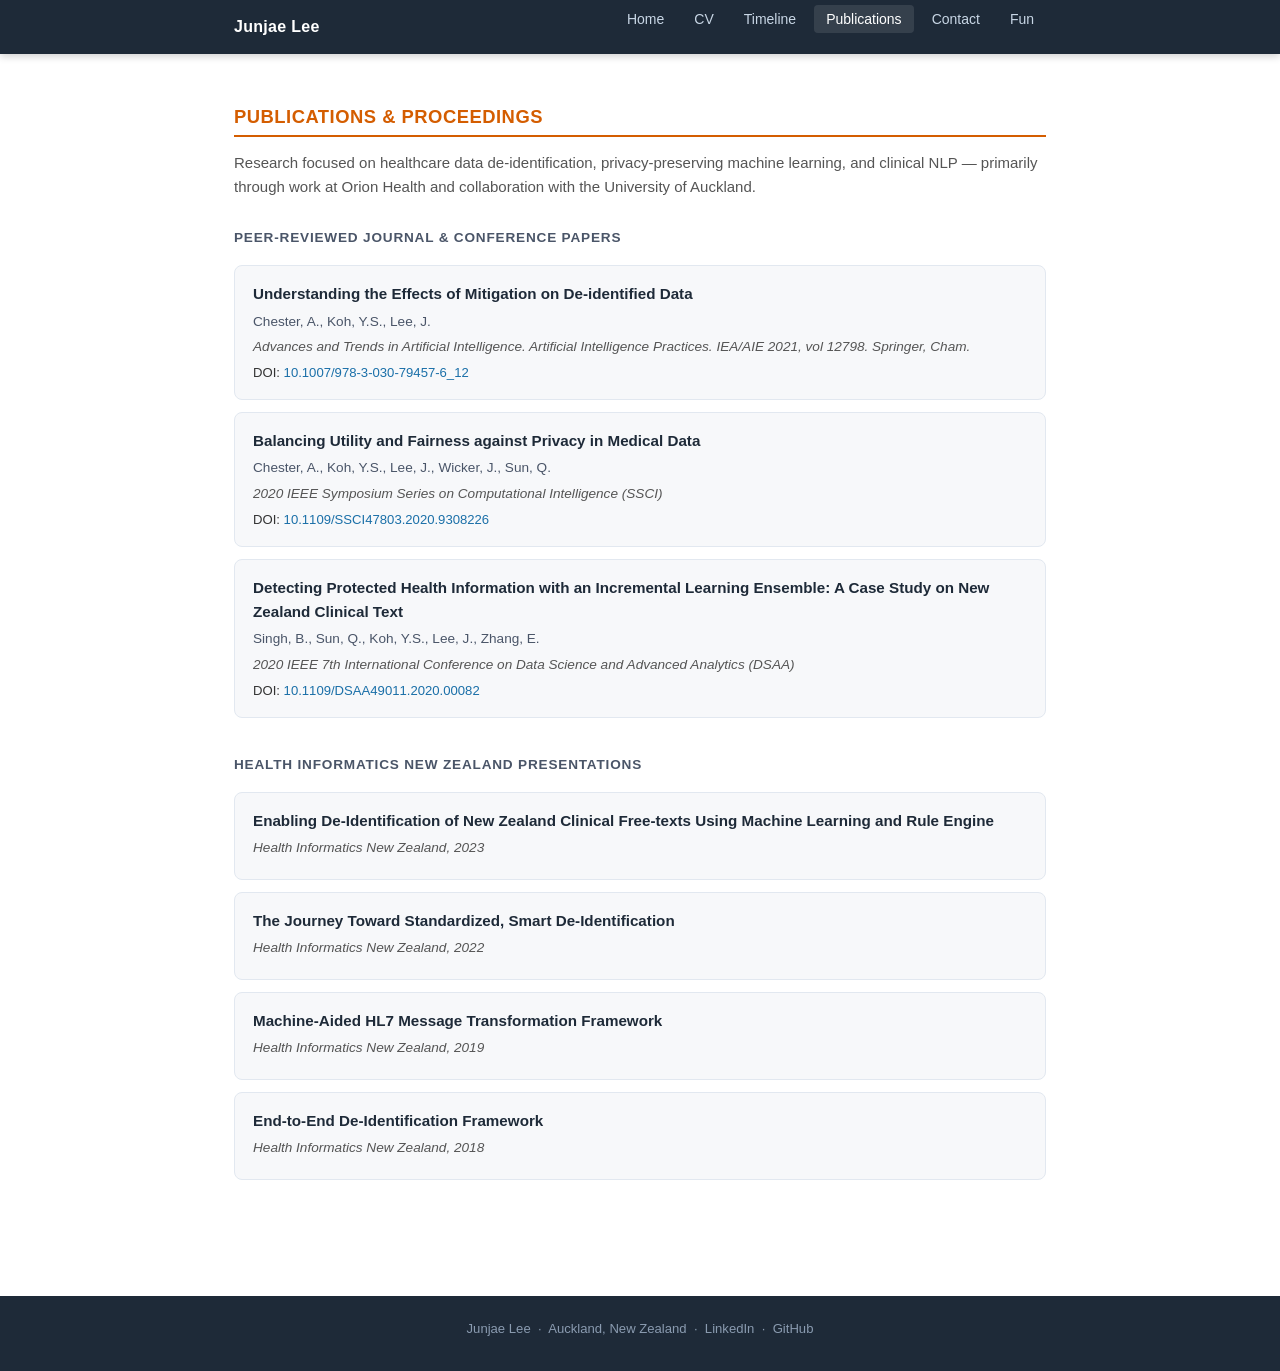
<file: publications.html>
<!DOCTYPE html>
<html lang="en">
<head>
  <meta charset="UTF-8">
  <meta name="viewport" content="width=device-width, initial-scale=1.0">
  <title>Publications – Junjae Lee</title>
  <link rel="stylesheet" href="style.css">
</head>
<body>

<nav>
  <div class="nav-inner">
    <span class="nav-brand">Junjae Lee</span>
    <ul>
      <li><a href="index.html">Home</a></li>
      <li><a href="cv.html">CV</a></li>
      <li><a href="timeline.html">Timeline</a></li>
      <li><a href="publications.html" class="active">Publications</a></li>
      <li><a href="contact.html">Contact</a></li>
      <li><a href="fun.html">Fun</a></li>
    </ul>
  </div>
</nav>

<div class="page">

  <h2 class="section" style="margin-top:0;">Publications &amp; Proceedings</h2>

  <p style="color:#555; margin-bottom:28px;">
    Research focused on healthcare data de-identification, privacy-preserving machine learning,
    and clinical NLP — primarily through work at Orion Health and collaboration with the University of Auckland.
  </p>

  <!-- IEEE / Springer peer-reviewed -->
  <div class="pub-group">
    <h3>Peer-Reviewed Journal &amp; Conference Papers</h3>

    <div class="pub-card">
      <div class="pub-title">Understanding the Effects of Mitigation on De-identified Data</div>
      <div class="pub-authors">Chester, A., Koh, Y.S., Lee, J.</div>
      <div class="pub-venue">Advances and Trends in Artificial Intelligence. Artificial Intelligence Practices. IEA/AIE 2021, vol 12798. Springer, Cham.</div>
      <div class="pub-doi">DOI: <a href="https://doi.org/10.1007/978-3-030-79457-6_12" target="_blank">10.1007/978-3-030-79457-6_12</a></div>
    </div>

    <div class="pub-card">
      <div class="pub-title">Balancing Utility and Fairness against Privacy in Medical Data</div>
      <div class="pub-authors">Chester, A., Koh, Y.S., Lee, J., Wicker, J., Sun, Q.</div>
      <div class="pub-venue">2020 IEEE Symposium Series on Computational Intelligence (SSCI)</div>
      <div class="pub-doi">DOI: <a href="https://doi.org/10.1109/SSCI47803.2020.9308226" target="_blank">10.1109/SSCI47803.2020.9308226</a></div>
    </div>

    <div class="pub-card">
      <div class="pub-title">Detecting Protected Health Information with an Incremental Learning Ensemble: A Case Study on New Zealand Clinical Text</div>
      <div class="pub-authors">Singh, B., Sun, Q., Koh, Y.S., Lee, J., Zhang, E.</div>
      <div class="pub-venue">2020 IEEE 7th International Conference on Data Science and Advanced Analytics (DSAA)</div>
      <div class="pub-doi">DOI: <a href="https://doi.org/10.1109/DSAA49011.2020.00082" target="_blank">10.1109/DSAA49011.2020.00082</a></div>
    </div>
  </div>

  <!-- Health Informatics NZ -->
  <div class="pub-group">
    <h3>Health Informatics New Zealand Presentations</h3>

    <div class="pub-card">
      <div class="pub-title">Enabling De-Identification of New Zealand Clinical Free-texts Using Machine Learning and Rule Engine</div>
      <div class="pub-venue">Health Informatics New Zealand, 2023</div>
    </div>

    <div class="pub-card">
      <div class="pub-title">The Journey Toward Standardized, Smart De-Identification</div>
      <div class="pub-venue">Health Informatics New Zealand, 2022</div>
    </div>

    <div class="pub-card">
      <div class="pub-title">Machine-Aided HL7 Message Transformation Framework</div>
      <div class="pub-venue">Health Informatics New Zealand, 2019</div>
    </div>

    <div class="pub-card">
      <div class="pub-title">End-to-End De-Identification Framework</div>
      <div class="pub-venue">Health Informatics New Zealand, 2018</div>
    </div>
  </div>

</div>

<footer>
  <p>Junjae Lee &nbsp;·&nbsp; Auckland, New Zealand &nbsp;·&nbsp;
    <a href="https://www.linkedin.com/in/junjae-lee-10532a3">LinkedIn</a> &nbsp;·&nbsp;
    <a href="https://github.com/junjaegithub">GitHub</a>
  </p>
</footer>

<script data-goatcounter="https://junjaelee.goatcounter.com/count"
        async src="//gc.zgo.at/count.js"></script>
</body>
</html>
</file>
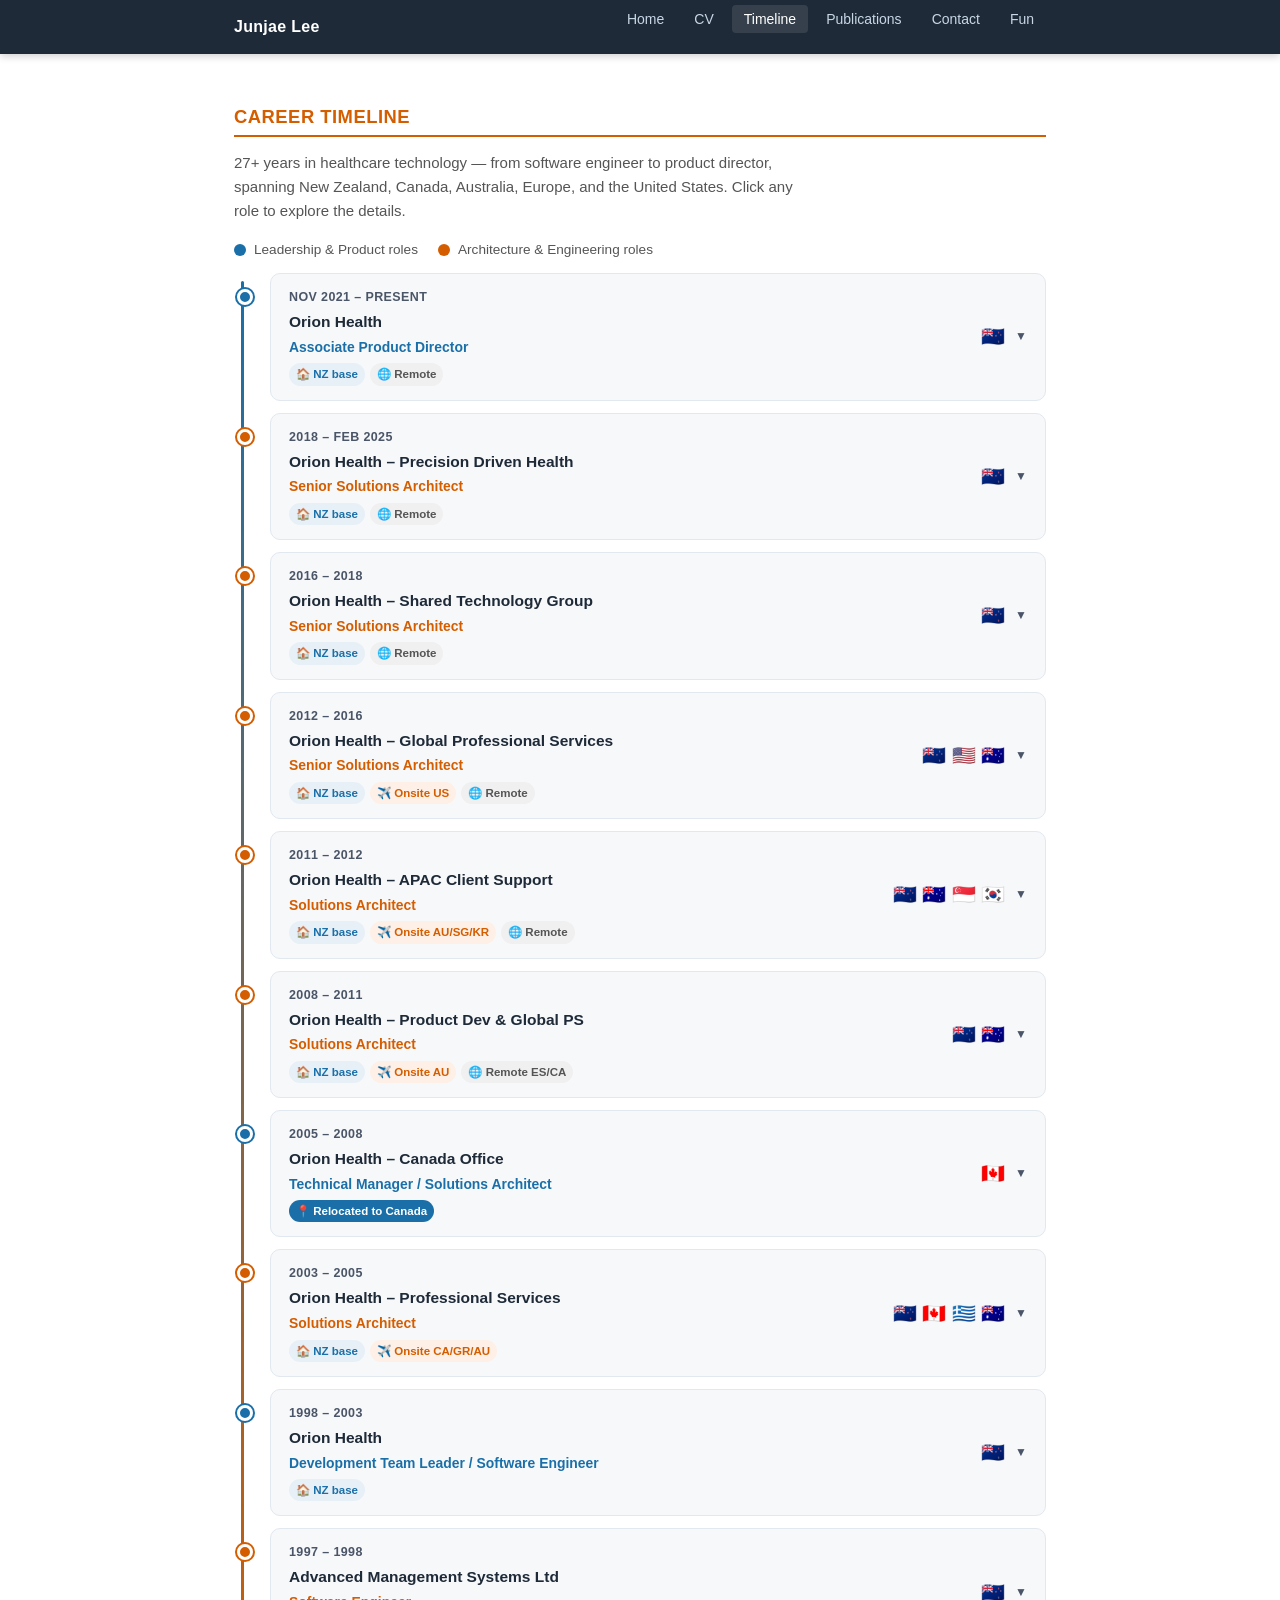
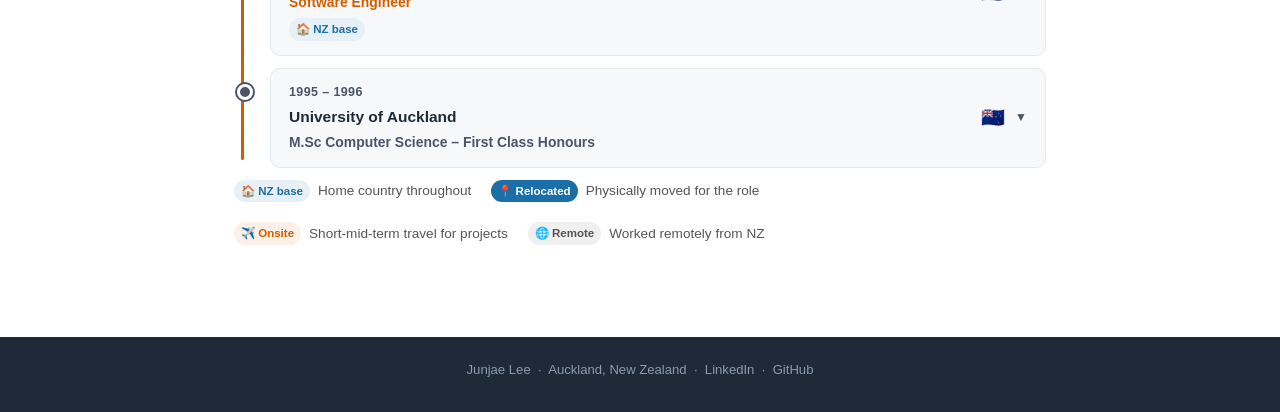
<file: timeline.html>
<!DOCTYPE html>
<html lang="en">
<head>
  <meta charset="UTF-8">
  <meta name="viewport" content="width=device-width, initial-scale=1.0">
  <title>Career Timeline – Junjae Lee</title>
  <link rel="stylesheet" href="style.css">
  <style>
    /* ── Timeline page styles ── */
    .tl-intro {
      max-width: 580px;
      color: #555;
      margin-bottom: 16px;
    }

    .tl-legend {
      display: flex;
      gap: 20px;
      margin-bottom: 12px;
      flex-wrap: wrap;
    }

    .tl-legend-item {
      display: flex;
      align-items: center;
      gap: 8px;
      font-size: 0.85rem;
      color: #555;
    }

    .tl-legend-dot {
      width: 12px;
      height: 12px;
      border-radius: 50%;
      flex-shrink: 0;
    }

    /* ── The line ── */
    .timeline {
      position: relative;
      padding-left: 36px;
    }

    .timeline::before {
      content: '';
      position: absolute;
      left: 7px;
      top: 8px;
      bottom: 8px;
      width: 3px;
      background: linear-gradient(to bottom, var(--blue), var(--orange));
      border-radius: 2px;
    }

    /* ── Each entry ── */
    .tl-entry {
      position: relative;
      margin-bottom: 12px;
    }

    /* Dot on the line */
    .tl-dot {
      position: absolute;
      left: -33px;
      top: 16px;
      width: 16px;
      height: 16px;
      border-radius: 50%;
      border: 3px solid white;
      box-shadow: 0 0 0 2px currentColor;
      transition: transform 0.2s;
      z-index: 1;
    }

    .tl-entry:hover .tl-dot { transform: scale(1.25); }

    .tl-dot.blue  { background: var(--blue);   color: var(--blue); }
    .tl-dot.orange{ background: var(--orange);  color: var(--orange); }

    /* Card */
    .tl-card {
      background: var(--light);
      border: 1px solid var(--border);
      border-radius: 10px;
      overflow: hidden;
      transition: box-shadow 0.2s;
      cursor: pointer;
    }

    .tl-card:hover { box-shadow: 0 4px 16px rgba(0,0,0,0.09); }
    .tl-card.open  { box-shadow: 0 4px 20px rgba(0,0,0,0.11); }

    /* Card header – always visible */
    .tl-header {
      display: flex;
      align-items: center;
      justify-content: space-between;
      padding: 14px 18px;
      gap: 12px;
    }

    .tl-header-left { flex: 1; min-width: 0; }

    .tl-dates {
      font-size: 0.78rem;
      font-weight: 700;
      color: var(--mid);
      text-transform: uppercase;
      letter-spacing: 0.4px;
      margin-bottom: 2px;
    }

    .tl-company {
      font-weight: 700;
      font-size: 0.97rem;
      color: var(--dark);
      margin-bottom: 1px;
    }

    .tl-role {
      font-size: 0.87rem;
      font-weight: 600;
    }

    .tl-role.blue   { color: var(--blue); }
    .tl-role.orange { color: var(--orange); }

    .tl-header-right {
      display: flex;
      align-items: center;
      gap: 10px;
      flex-shrink: 0;
    }

    .tl-flags {
      display: flex;
      gap: 4px;
      font-size: 1.2rem;
      line-height: 1;
    }

    .tl-chevron {
      font-size: 0.75rem;
      color: var(--mid);
      transition: transform 0.25s;
      user-select: none;
    }

    .tl-presence {
      display: flex;
      flex-wrap: wrap;
      gap: 5px;
      margin-top: 5px;
    }

    .tl-badge {
      font-size: 0.72rem;
      padding: 2px 7px;
      border-radius: 20px;
      font-weight: 600;
      white-space: nowrap;
    }

    .badge-base     { background: #e8f0f7; color: #1a6fa8; }
    .badge-remote   { background: #f0f0f0; color: #555; }
    .badge-onsite   { background: #fef0e6; color: #d45d00; }
    .badge-relocated{ background: #1a6fa8; color: #fff; }

    .tl-card.open .tl-chevron { transform: rotate(180deg); }

    /* Card body – hidden by default */
    .tl-body {
      max-height: 0;
      overflow: hidden;
      transition: max-height 0.35s ease, padding 0.2s;
      padding: 0 18px;
    }

    .tl-card.open .tl-body {
      max-height: 600px;
      padding: 0 18px 16px;
    }

    .tl-body p {
      font-size: 0.88rem;
      color: #444;
      margin-bottom: 8px;
      line-height: 1.55;
    }

    .tl-body p:last-child { margin-bottom: 0; }

    .tl-body ul {
      font-size: 0.87rem;
      color: #444;
      padding-left: 18px;
      margin-bottom: 8px;
    }

    .tl-body ul li { margin-bottom: 4px; }

    .tl-divider {
      border: none;
      border-top: 1px solid var(--border);
      margin: 0 0 12px;
    }

    /* Year marker */
    .tl-year-marker {
      position: relative;
      left: -36px;
      display: inline-block;
      font-size: 0.72rem;
      font-weight: 700;
      color: #fff;
      background: var(--mid);
      padding: 2px 8px;
      border-radius: 20px;
      margin-bottom: 10px;
      letter-spacing: 0.5px;
    }

    @media (max-width: 520px) {
      .tl-flags { font-size: 1rem; }
      .tl-header { padding: 12px 14px; }
    }
  </style>
</head>
<body>

<nav>
  <div class="nav-inner">
    <span class="nav-brand">Junjae Lee</span>
    <ul>
      <li><a href="index.html">Home</a></li>
      <li><a href="cv.html">CV</a></li>
      <li><a href="timeline.html" class="active">Timeline</a></li>
      <li><a href="publications.html">Publications</a></li>
      <li><a href="contact.html">Contact</a></li>
      <li><a href="fun.html">Fun</a></li>
    </ul>
  </div>
</nav>

<div class="page">

  <h2 class="section" style="margin-top:0;">Career Timeline</h2>

  <p class="tl-intro">
    27+ years in healthcare technology — from software engineer to product director,
    spanning New Zealand, Canada, Australia, Europe, and the United States.
    Click any role to explore the details.
  </p>

  <div class="tl-legend">
    <div class="tl-legend-item">
      <div class="tl-legend-dot" style="background:var(--blue)"></div>
      Leadership &amp; Product roles
    </div>
    <div class="tl-legend-item">
      <div class="tl-legend-dot" style="background:var(--orange)"></div>
      Architecture &amp; Engineering roles
    </div>
  </div>

  <div class="timeline">

    <!-- 2021 – Present -->
    <div class="tl-entry">
      <div class="tl-dot blue"></div>
      <div class="tl-card" onclick="toggle(this)">
        <div class="tl-header">
          <div class="tl-header-left">
            <div class="tl-dates">Nov 2021 – Present</div>
            <div class="tl-company">Orion Health</div>
            <div class="tl-role blue">Associate Product Director</div>
            <div class="tl-presence">
              <span class="tl-badge badge-base">🏠 NZ base</span>
              <span class="tl-badge badge-remote">🌐 Remote</span>
            </div>
          </div>
          <div class="tl-header-right">
            <div class="tl-flags">🇳🇿</div>
            <div class="tl-chevron">▼</div>
          </div>
        </div>
        <div class="tl-body">
          <hr class="tl-divider">
          <p>Driving cloud and AI infrastructure including Databricks in customer-managed VPCs via PrivateLink, EKS-based model serving, vector databases, and LLM deployments in regulated healthcare environments.</p>
          <p>Led the development of a data anonymization platform, overseeing all stages from ideation to launch.</p>
          <p>Defined product vision and strategic goals, managed the roadmap, and coordinated cross-functional teams across engineering, design, and business units.</p>
        </div>
      </div>
    </div>

    <!-- 2018 – 2025 -->
    <div class="tl-entry">
      <div class="tl-dot orange"></div>
      <div class="tl-card" onclick="toggle(this)">
        <div class="tl-header">
          <div class="tl-header-left">
            <div class="tl-dates">2018 – Feb 2025</div>
            <div class="tl-company">Orion Health – Precision Driven Health</div>
            <div class="tl-role orange">Senior Solutions Architect</div>
            <div class="tl-presence">
              <span class="tl-badge badge-base">🏠 NZ base</span>
              <span class="tl-badge badge-remote">🌐 Remote</span>
            </div>
          </div>
          <div class="tl-header-right">
            <div class="tl-flags">🇳🇿</div>
            <div class="tl-chevron">▼</div>
          </div>
        </div>
        <div class="tl-body">
          <hr class="tl-divider">
          <p>Spearheaded two precision-driven health IT projects as a principal researcher with data scientists and engineers to automate anonymisation of healthcare data and apply Machine Learning to aid message mapping capability.</p>
          <p>Introduced machine learning capability into existing and new products. Researched US healthcare insurance solutions to identify product gaps for market expansion.</p>
        </div>
      </div>
    </div>

    <!-- 2016 – 2018 -->
    <div class="tl-entry">
      <div class="tl-dot orange"></div>
      <div class="tl-card" onclick="toggle(this)">
        <div class="tl-header">
          <div class="tl-header-left">
            <div class="tl-dates">2016 – 2018</div>
            <div class="tl-company">Orion Health – Shared Technology Group</div>
            <div class="tl-role orange">Senior Solutions Architect</div>
            <div class="tl-presence">
              <span class="tl-badge badge-base">🏠 NZ base</span>
              <span class="tl-badge badge-remote">🌐 Remote</span>
            </div>
          </div>
          <div class="tl-header-right">
            <div class="tl-flags">🇳🇿</div>
            <div class="tl-chevron">▼</div>
          </div>
        </div>
        <div class="tl-body">
          <hr class="tl-divider">
          <p>Built SaaS-based architecture for an EMPI (Enterprise Master Patient Index) solution packaged into Orion Health's standard Open Platform.</p>
          <p>Deployed a 3rd party Terminology Service (HealthTerm) into AWS US regions as a multi-tenanted SaaS model, 24/7 monitored with near zero-downtime. Applied DevOps and SRE practices.</p>
        </div>
      </div>
    </div>

    <!-- 2012 – 2016 -->
    <div class="tl-entry">
      <div class="tl-dot orange"></div>
      <div class="tl-card" onclick="toggle(this)">
        <div class="tl-header">
          <div class="tl-header-left">
            <div class="tl-dates">2012 – 2016</div>
            <div class="tl-company">Orion Health – Global Professional Services</div>
            <div class="tl-role orange">Senior Solutions Architect</div>
            <div class="tl-presence">
              <span class="tl-badge badge-base">🏠 NZ base</span>
              <span class="tl-badge badge-onsite">✈️ Onsite US</span>
              <span class="tl-badge badge-remote">🌐 Remote</span>
            </div>
          </div>
          <div class="tl-header-right">
            <div class="tl-flags">🇳🇿 🇺🇸 🇦🇺</div>
            <div class="tl-chevron">▼</div>
          </div>
        </div>
        <div class="tl-body">
          <hr class="tl-divider">
          <p>Established TOGAF Enterprise Architecture principles for large and complex solutions. Led technical and presales consultants for remote implementation of US projects:</p>
          <ul>
            <li>DSM solution for Massachusetts Executive Office of Health, MA USA</li>
            <li>HIE solution for Mississippi Division of Medicaid, MS USA</li>
            <li>Integration framework between Orion HIE and Microsoft's Caradigm Intelligence Platform</li>
          </ul>
        </div>
      </div>
    </div>

    <!-- 2011 – 2012 -->
    <div class="tl-entry">
      <div class="tl-dot orange"></div>
      <div class="tl-card" onclick="toggle(this)">
        <div class="tl-header">
          <div class="tl-header-left">
            <div class="tl-dates">2011 – 2012</div>
            <div class="tl-company">Orion Health – APAC Client Support</div>
            <div class="tl-role orange">Solutions Architect</div>
            <div class="tl-presence">
              <span class="tl-badge badge-base">🏠 NZ base</span>
              <span class="tl-badge badge-onsite">✈️ Onsite AU/SG/KR</span>
              <span class="tl-badge badge-remote">🌐 Remote</span>
            </div>
          </div>
          <div class="tl-header-right">
            <div class="tl-flags">🇳🇿 🇦🇺 🇸🇬 🇰🇷</div>
            <div class="tl-chevron">▼</div>
          </div>
        </div>
        <div class="tl-body">
          <hr class="tl-divider">
          <p>Provided remote and on-site support for Asia Pacific clients across NZ, AU, Singapore, Japan, and Korea.</p>
          <p>Built Chronic Disease Management systems for Hunter New England Health, NSW Australia, and Hospira's Clopine Connect CIS systems in Melbourne.</p>
        </div>
      </div>
    </div>

    <!-- 2008 – 2011 -->
    <div class="tl-entry">
      <div class="tl-dot orange"></div>
      <div class="tl-card" onclick="toggle(this)">
        <div class="tl-header">
          <div class="tl-header-left">
            <div class="tl-dates">2008 – 2011</div>
            <div class="tl-company">Orion Health – Product Dev &amp; Global PS</div>
            <div class="tl-role orange">Solutions Architect</div>
            <div class="tl-presence">
              <span class="tl-badge badge-base">🏠 NZ base</span>
              <span class="tl-badge badge-onsite">✈️ Onsite AU</span>
              <span class="tl-badge badge-remote">🌐 Remote ES/CA</span>
            </div>
          </div>
          <div class="tl-header-right">
            <div class="tl-flags">🇳🇿 🇦🇺</div>
            <div class="tl-chevron">▼</div>
          </div>
        </div>
        <div class="tl-body">
          <hr class="tl-divider">
          <p>Developed a Rapid Deployment package of core Orion products for global solutions. Key projects:</p>
          <ul>
            <li>IB Salut Regional EHR &amp; Case Management — Illes Balears, Spain (partnered with Fujitsu &amp; Oracle)</li>
            <li>Australian Capital Territory Clinical Repository, Canberra, AU</li>
            <li>Saskatchewan Provincial Interoperable EHR, Canada</li>
          </ul>
        </div>
      </div>
    </div>

    <!-- 2005 – 2008 -->
    <div class="tl-entry">
      <div class="tl-dot blue"></div>
      <div class="tl-card" onclick="toggle(this)">
        <div class="tl-header">
          <div class="tl-header-left">
            <div class="tl-dates">2005 – 2008</div>
            <div class="tl-company">Orion Health – Canada Office</div>
            <div class="tl-role blue">Technical Manager / Solutions Architect</div>
            <div class="tl-presence">
              <span class="tl-badge badge-relocated">📍 Relocated to Canada</span>
            </div>
          </div>
          <div class="tl-header-right">
            <div class="tl-flags">🇨🇦</div>
            <div class="tl-chevron">▼</div>
          </div>
        </div>
        <div class="tl-body">
          <hr class="tl-divider">
          <p>Set up and trained technical resources for Orion's brand-new regional office in Edmonton, Canada. Key provincial EHR deliverables:</p>
          <ul>
            <li>Quebec Interoperable EHR — entire province, partnered with Bell Xwave</li>
            <li>New Brunswick EHR — jointly with Canada's federal 'Infoway' architecture committee</li>
            <li>Alberta Health &amp; Wellness Provincial Viewer — now known as Alberta netCARE Portal</li>
          </ul>
        </div>
      </div>
    </div>

    <!-- 2003 – 2005 -->
    <div class="tl-entry">
      <div class="tl-dot orange"></div>
      <div class="tl-card" onclick="toggle(this)">
        <div class="tl-header">
          <div class="tl-header-left">
            <div class="tl-dates">2003 – 2005</div>
            <div class="tl-company">Orion Health – Professional Services</div>
            <div class="tl-role orange">Solutions Architect</div>
            <div class="tl-presence">
              <span class="tl-badge badge-base">🏠 NZ base</span>
              <span class="tl-badge badge-onsite">✈️ Onsite CA/GR/AU</span>
            </div>
          </div>
          <div class="tl-header-right">
            <div class="tl-flags">🇳🇿 🇨🇦 🇬🇷 🇦🇺</div>
            <div class="tl-chevron">▼</div>
          </div>
        </div>
        <div class="tl-body">
          <hr class="tl-divider">
          <ul>
            <li>Chronic Disease Management — Calgary Health Region, Alberta, Canada (11 hospitals)</li>
            <li>Athletes Medical History &amp; Prescription Systems — 2004 Athens Olympics, Greece (partnered with OPTUS AU)</li>
            <li>ER Whiteboard Systems — North Shore Hospital, Auckland NZ</li>
            <li>Health Connect Diabetics — Tasmania, Australia</li>
          </ul>
        </div>
      </div>
    </div>

    <!-- 1998 – 2003 -->
    <div class="tl-entry">
      <div class="tl-dot blue"></div>
      <div class="tl-card" onclick="toggle(this)">
        <div class="tl-header">
          <div class="tl-header-left">
            <div class="tl-dates">1998 – 2003</div>
            <div class="tl-company">Orion Health</div>
            <div class="tl-role blue">Development Team Leader / Software Engineer</div>
            <div class="tl-presence">
              <span class="tl-badge badge-base">🏠 NZ base</span>
            </div>
          </div>
          <div class="tl-header-right">
            <div class="tl-flags">🇳🇿</div>
            <div class="tl-chevron">▼</div>
          </div>
        </div>
        <div class="tl-body">
          <hr class="tl-divider">
          <p>Created award-winning NZ Hi-Tech health applications and led development teams. Key products:</p>
          <ul>
            <li>Soprano Whiteboard, Medical Records, and Disease Management Systems (NZ, AU, UK)</li>
            <li>KizNet Immunization Tracking, ED Patient Tracking, Electronic Discharge Systems</li>
            <li>Diabetics Management, Referral Messaging, and Maternity Claiming Systems</li>
          </ul>
        </div>
      </div>
    </div>

    <!-- 1997 – 1998 -->
    <div class="tl-entry">
      <div class="tl-dot orange"></div>
      <div class="tl-card" onclick="toggle(this)">
        <div class="tl-header">
          <div class="tl-header-left">
            <div class="tl-dates">1997 – 1998</div>
            <div class="tl-company">Advanced Management Systems Ltd</div>
            <div class="tl-role orange">Software Engineer</div>
            <div class="tl-presence">
              <span class="tl-badge badge-base">🏠 NZ base</span>
            </div>
          </div>
          <div class="tl-header-right">
            <div class="tl-flags">🇳🇿</div>
            <div class="tl-chevron">▼</div>
          </div>
        </div>
        <div class="tl-body">
          <hr class="tl-divider">
          <p>Development &amp; maintenance of a proprietary ERP system (Leader) and ODBC driver for a proprietary Hierarchical database (AMPS).</p>
        </div>
      </div>
    </div>

    <!-- Education -->
    <div class="tl-entry">
      <div class="tl-dot" style="background:var(--mid); color:var(--mid); border-color:white; box-shadow: 0 0 0 2px var(--mid);"></div>
      <div class="tl-card" onclick="toggle(this)">
        <div class="tl-header">
          <div class="tl-header-left">
            <div class="tl-dates">1995 – 1996</div>
            <div class="tl-company">University of Auckland</div>
            <div class="tl-role" style="color:var(--mid);">M.Sc Computer Science – First Class Honours</div>
          </div>
          <div class="tl-header-right">
            <div class="tl-flags">🇳🇿</div>
            <div class="tl-chevron">▼</div>
          </div>
        </div>
        <div class="tl-body">
          <hr class="tl-divider">
          <p>Master of Computer Science with First Class Honours, University of Auckland, New Zealand.</p>
          <p>Bachelor of Engineering, Computer Engineering — Hongik University, South Korea (1989–1994).</p>
        </div>
      </div>
    </div>

  </div><!-- end .timeline -->

  <div class="tl-legend">
    <div class="tl-legend-item"><span class="tl-badge badge-base">🏠 NZ base</span> Home country throughout</div>
    <div class="tl-legend-item"><span class="tl-badge badge-relocated">📍 Relocated</span> Physically moved for the role</div>
    <div class="tl-legend-item"><span class="tl-badge badge-onsite">✈️ Onsite</span> Short-mid-term travel for projects</div>
    <div class="tl-legend-item"><span class="tl-badge badge-remote">🌐 Remote</span> Worked remotely from NZ</div>
  </div>

</div>

<footer>
  <p>Junjae Lee &nbsp;·&nbsp; Auckland, New Zealand &nbsp;·&nbsp;
    <a href="https://www.linkedin.com/in/junjae-lee-10532a3">LinkedIn</a> &nbsp;·&nbsp;
    <a href="https://github.com/junjaegithub">GitHub</a>
  </p>
</footer>

<script>
  function toggle(card) {
    card.classList.toggle('open');
  }
</script>

<script data-goatcounter="https://junjaelee.goatcounter.com/count"
        async src="//gc.zgo.at/count.js"></script>
</body>
</html>
</file>
<file: style.css>
/* =============================================
   Shared stylesheet – Junjae Lee personal site
   ============================================= */

/* --- Reset & base --- */
*, *::before, *::after { box-sizing: border-box; margin: 0; padding: 0; }

:root {
  --blue:   #1a6fa8;
  --orange: #d45d00;
  --dark:   #1e2a38;
  --mid:    #4a5568;
  --light:  #f7f8fa;
  --border: #e2e8f0;
  --white:  #ffffff;
  --max-w:  860px;
}

html { scroll-behavior: smooth; }

body {
  font-family: 'Segoe UI', 'Calibri', Arial, sans-serif;
  font-size: 15px;
  line-height: 1.6;
  color: #333;
  background: var(--white);
}

a { color: var(--blue); text-decoration: none; }
a:hover { text-decoration: underline; }

/* --- Navigation --- */
nav {
  background: var(--dark);
  position: sticky;
  top: 0;
  z-index: 100;
  box-shadow: 0 2px 8px rgba(0,0,0,0.2);
}

nav .nav-inner {
  max-width: var(--max-w);
  margin: 0 auto;
  padding: 0 24px;
  display: flex;
  align-items: center;
  justify-content: space-between;
  height: 54px;
}

nav .nav-brand {
  font-weight: 700;
  font-size: 16px;
  color: var(--white);
  letter-spacing: 0.3px;
}

nav ul {
  list-style: none;
  display: flex;
  gap: 6px;
}

nav ul a {
  color: #c8d6e5;
  font-size: 14px;
  padding: 6px 12px;
  border-radius: 4px;
  transition: background 0.15s, color 0.15s;
}

nav ul a:hover,
nav ul a.active {
  background: rgba(255,255,255,0.1);
  color: var(--white);
  text-decoration: none;
}

/* --- Page wrapper --- */
.page {
  max-width: var(--max-w);
  margin: 0 auto;
  padding: 48px 24px 80px;
}

/* --- Section headings --- */
h2.section {
  font-size: 1.15rem;
  font-weight: 700;
  color: var(--orange);
  border-bottom: 2px solid var(--orange);
  padding-bottom: 4px;
  margin: 36px 0 14px;
  text-transform: uppercase;
  letter-spacing: 0.5px;
}

/* --- Body text --- */
p { margin-bottom: 10px; }
ul { padding-left: 20px; margin-bottom: 12px; }
ul li { margin-bottom: 5px; }
strong { font-weight: 600; }

/* ============================================================
   HOME PAGE
   ============================================================ */

.hero {
  display: flex;
  align-items: flex-start;
  gap: 36px;
  padding: 0;
}

.hero-text h1 {
  font-size: 2.4rem;
  font-weight: 700;
  color: var(--blue);
  line-height: 1.15;
  margin-bottom: 6px;
}

.hero-text .subtitle {
  font-size: 1.05rem;
  font-weight: 600;
  color: var(--mid);
  margin-bottom: 18px;
}

.hero-text p {
  color: #444;
  max-width: 560px;
}

.hero-avatar {
  flex-shrink: 0;
  width: 80px;
  height: 80px;
  border-radius: 50%;
  background: var(--light);
  border: 3px solid var(--border);
  display: flex;
  align-items: center;
  justify-content: center;
  font-size: 2.8rem;
  color: var(--mid);
}

/* Highlight cards */
.highlights {
  display: grid;
  grid-template-columns: repeat(3, 1fr);
  gap: 16px;
  margin: 32px 0;
}

.highlight-card {
  background: var(--light);
  border: 1px solid var(--border);
  border-radius: 8px;
  padding: 20px 18px;
  text-align: center;
}

.highlight-card .number {
  font-size: 2rem;
  font-weight: 700;
  color: var(--blue);
  display: block;
  line-height: 1;
  margin-bottom: 6px;
}

.highlight-card .label {
  font-size: 0.82rem;
  color: var(--mid);
  line-height: 1.35;
}

/* Focus areas */
.focus-grid {
  display: grid;
  grid-template-columns: repeat(2, 1fr);
  gap: 14px;
  margin-top: 14px;
}

.focus-item {
  background: var(--light);
  border-left: 3px solid var(--orange);
  border-radius: 0 6px 6px 0;
  padding: 12px 16px;
}

.focus-item strong {
  display: block;
  color: var(--dark);
  margin-bottom: 2px;
  font-size: 0.9rem;
}

.focus-item span {
  font-size: 0.83rem;
  color: var(--mid);
}

/* CTA links */
.cta-row {
  display: flex;
  gap: 12px;
  margin-top: 32px;
  flex-wrap: wrap;
}

.btn {
  display: inline-block;
  padding: 10px 22px;
  border-radius: 6px;
  font-size: 0.9rem;
  font-weight: 600;
  transition: opacity 0.15s;
}

.btn:hover { opacity: 0.85; text-decoration: none; }

.btn-primary { background: var(--blue); color: var(--white); }
.btn-secondary { background: var(--light); color: var(--dark); border: 1px solid var(--border); }

/* ============================================================
   CV PAGE
   ============================================================ */

.cv-header { margin-bottom: 28px; }
.cv-header h1 { font-size: 2rem; font-weight: 700; color: var(--blue); margin-bottom: 2px; }
.cv-header .cv-title { font-size: 1.05rem; font-weight: 600; color: var(--mid); margin-bottom: 8px; }
.cv-header .cv-contact { font-size: 0.88rem; color: #555; }
.cv-header .cv-contact a { color: var(--blue); }

.job { margin-bottom: 24px; padding-bottom: 20px; border-bottom: 1px solid var(--border); }
.job:last-of-type { border-bottom: none; }
.job-dates { font-size: 0.85rem; color: var(--mid); font-weight: 600; margin-bottom: 1px; }
.job-company { font-weight: 700; color: var(--dark); font-size: 0.98rem; }
.job-role { font-weight: 600; color: var(--orange); font-size: 0.93rem; margin-bottom: 8px; }
.project-title { font-weight: 700; color: var(--dark); margin: 10px 0 3px; font-size: 0.9rem; }

.skills-grid {
  display: grid;
  grid-template-columns: repeat(3, 1fr);
  gap: 5px 16px;
}

.skills-grid span {
  font-size: 0.85rem;
  padding: 3px 0;
  border-bottom: 1px solid var(--border);
}

.cert-list { list-style: none; padding: 0; }
.cert-list li {
  padding: 8px 12px;
  background: var(--light);
  border-left: 3px solid var(--blue);
  border-radius: 0 4px 4px 0;
  margin-bottom: 8px;
  font-size: 0.9rem;
}

.edu-entry { margin-bottom: 14px; }
.edu-dates { font-weight: 700; color: var(--dark); font-size: 0.93rem; }
.edu-entry .edu-school { font-weight: 600; }
.edu-entry .edu-degree { color: var(--mid); font-size: 0.9rem; }

/* ============================================================
   PUBLICATIONS PAGE
   ============================================================ */

.pub-group { margin-bottom: 36px; }
.pub-group h3 {
  font-size: 0.85rem;
  font-weight: 700;
  text-transform: uppercase;
  letter-spacing: 0.8px;
  color: var(--mid);
  margin-bottom: 16px;
}

.pub-card {
  background: var(--light);
  border: 1px solid var(--border);
  border-radius: 8px;
  padding: 16px 18px;
  margin-bottom: 12px;
}

.pub-card .pub-title {
  font-weight: 700;
  color: var(--dark);
  margin-bottom: 4px;
  font-size: 0.95rem;
}

.pub-card .pub-authors {
  font-size: 0.85rem;
  color: var(--mid);
  margin-bottom: 4px;
}

.pub-card .pub-venue {
  font-size: 0.85rem;
  color: #555;
  font-style: italic;
  margin-bottom: 4px;
}

.pub-card .pub-doi {
  font-size: 0.82rem;
}

.pub-card .pub-doi a { color: var(--blue); }

/* ============================================================
   CONTACT PAGE
   ============================================================ */

.contact-grid {
  display: grid;
  grid-template-columns: repeat(2, 1fr);
  gap: 14px;
  margin-top: 14px;
  max-width: 540px;
}

.contact-card {
  background: var(--light);
  border: 1px solid var(--border);
  border-radius: 8px;
  padding: 18px 20px;
  display: flex;
  align-items: center;
  gap: 14px;
}

.contact-card .contact-icon {
  font-size: 1.5rem;
  flex-shrink: 0;
}

.contact-card .contact-label {
  font-size: 0.8rem;
  color: var(--mid);
  margin-bottom: 2px;
}

.contact-card .contact-value {
  font-size: 0.9rem;
  font-weight: 600;
  color: var(--dark);
  word-break: break-all;
}

.contact-card .contact-value a { color: var(--blue); }

/* Contact grid – centre last card if odd number */
.contact-grid > .contact-card:last-child:nth-child(odd) {
  grid-column: 1 / -1;
  max-width: 260px;
}

.fun-tag {
  font-size: 0.75rem;
  font-weight: 600;
  color: var(--mid);
  background: var(--light);
  border: 1px solid var(--border);
  border-radius: 20px;
  padding: 2px 10px;
}

/* ============================================================
   Footer
   ============================================================= */

footer {
  background: var(--dark);
  color: #8a9bb0;
  text-align: center;
  padding: 22px;
  font-size: 0.82rem;
}

footer a { color: #8a9bb0; }

/* ============================================================
   Responsive
   ============================================================= */

@media (max-width: 620px) {
  .hero { flex-direction: column-reverse; gap: 16px; }
  .hero-avatar { width: 72px; height: 72px; font-size: 1.8rem; }
  .hero-text h1 { font-size: 1.8rem; }
  .highlights { grid-template-columns: 1fr 1fr; }
  .focus-grid { grid-template-columns: 1fr; }
  .skills-grid { grid-template-columns: 1fr 1fr; }
  .contact-grid { grid-template-columns: 1fr; }
  nav .nav-brand { font-size: 13px; }
  nav ul a { padding: 6px 8px; font-size: 13px; }
}
</file>
